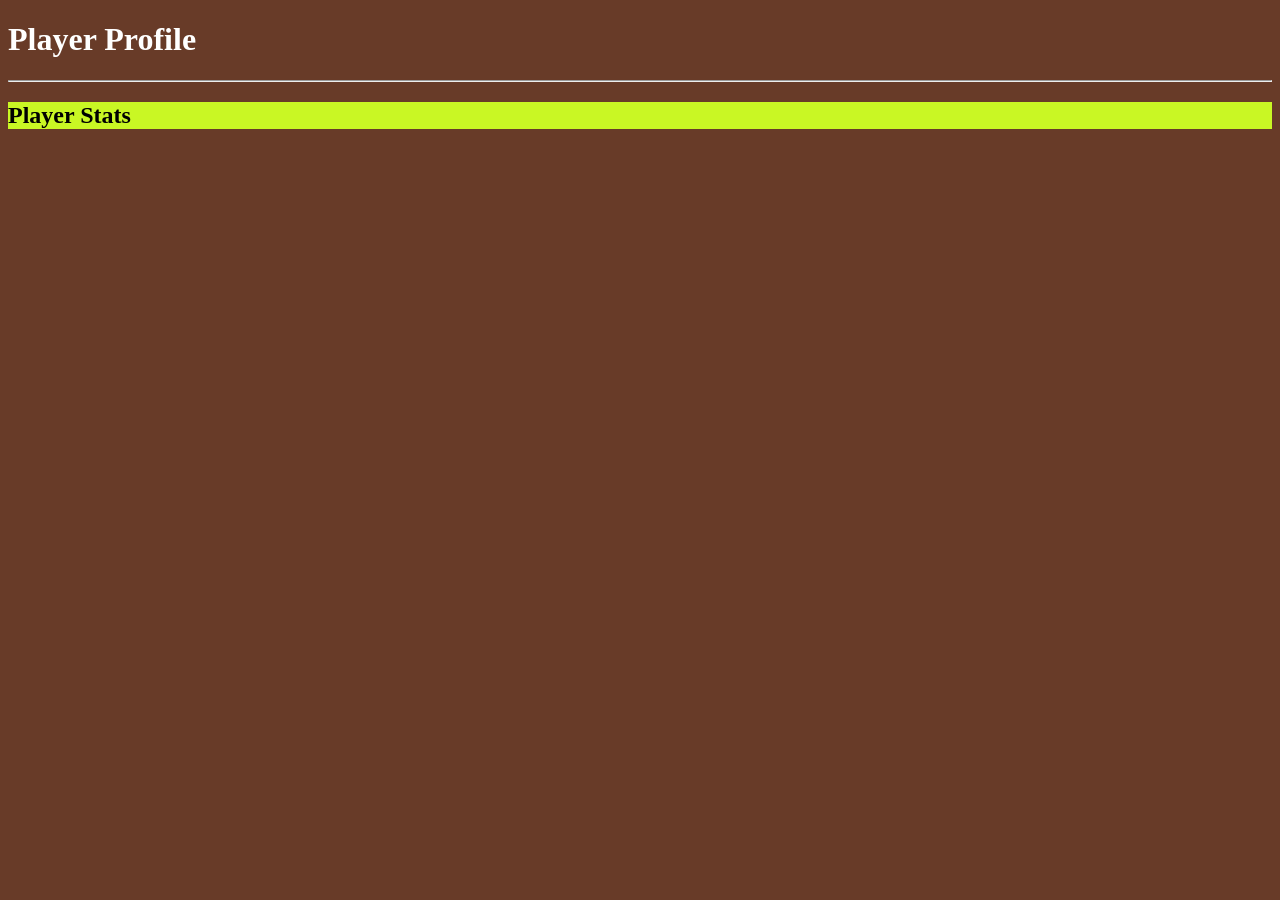
<file: Lesson0/index.html>
<!DOCTYPE html>
<html lang="en">

<head>
    <meta charset="UTF-8">
    <meta name="viewport" content="width=device-width, initial-scale=1.0">
    <title>Document</title>
    <link rel="stylesheet" href="style.css">
</head>

<body>
    <h1>Player Profile</h1>
    <hr>
    <div class="stats"><h2>Player Stats</h2></div>
</body>

</html>
</file>
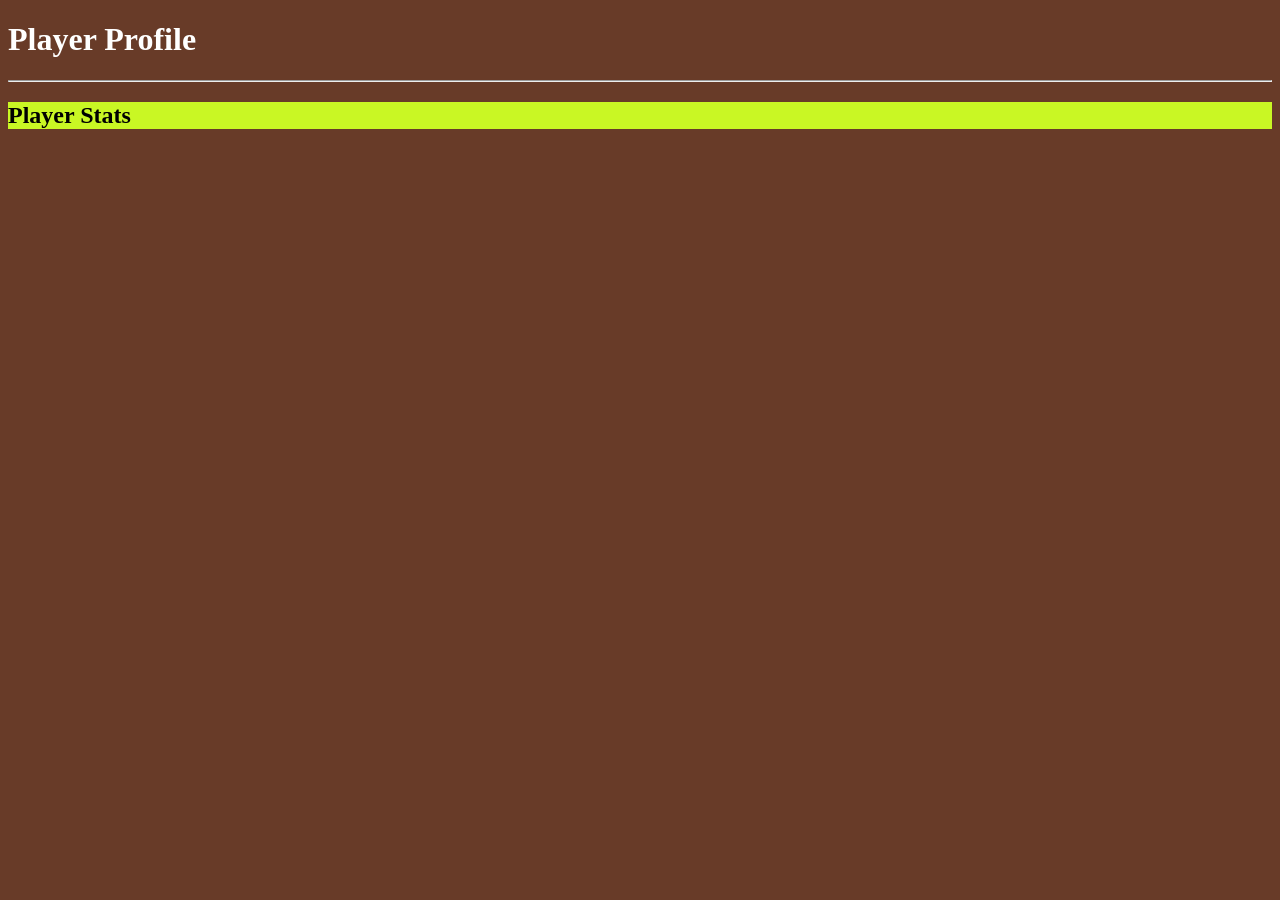
<file: Lesson1/index.html>
<!DOCTYPE html>
<html lang="en">

<head>
    <meta charset="UTF-8">
    <meta name="viewport" content="width=device-width, initial-scale=1.0">
    <title>Document</title>
    <link rel="stylesheet" href="css/style.css">
</head>

<body>
    <h1>Player Profile</h1>
    <hr>
    <div class="stats"><h2>Player Stats</h2></div>
</body>

</html>
</file>
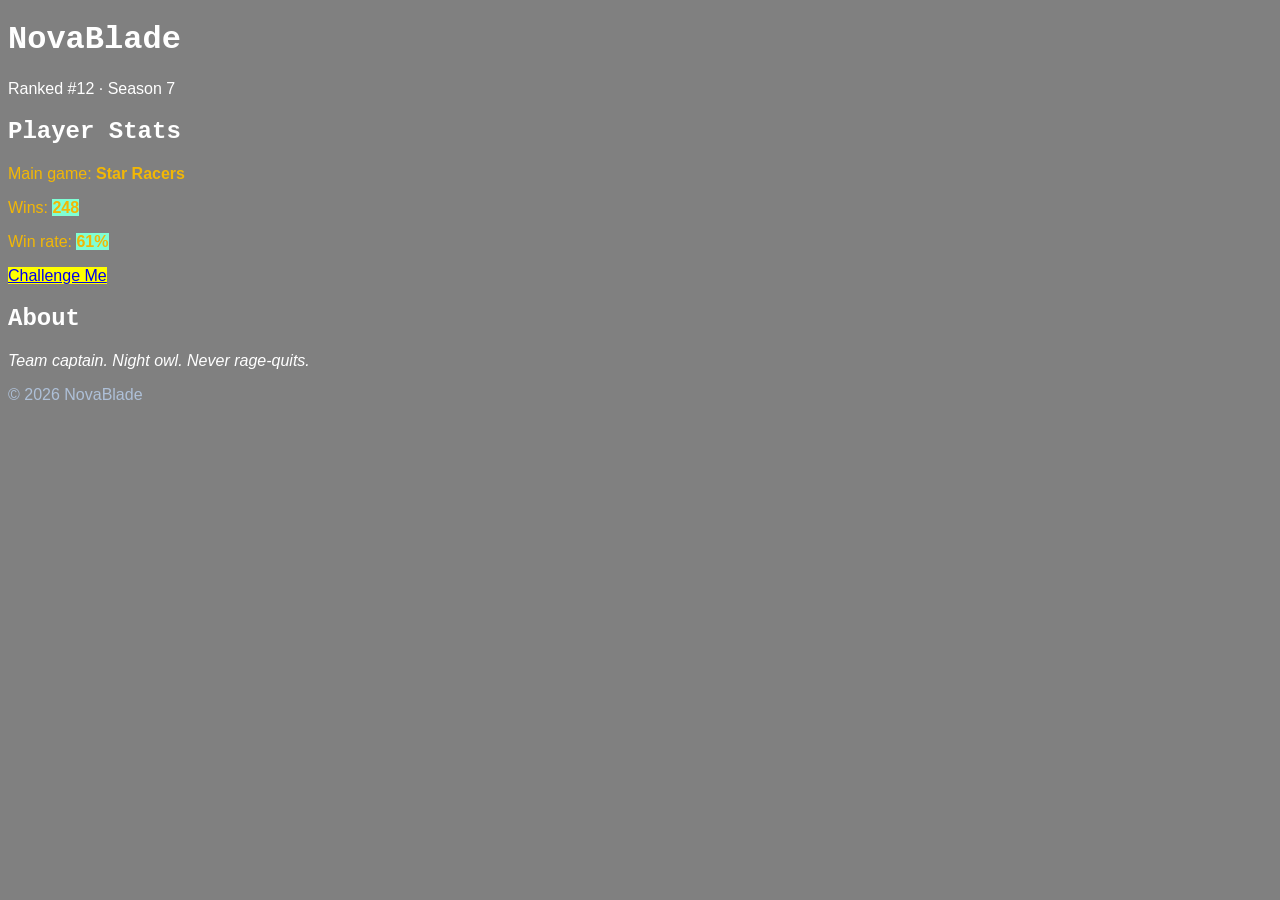
<file: Lesson2/index.html>
<!DOCTYPE html>
<html lang="en">
<head>
    <meta charset="UTF-8">
    <meta name="viewport" content="width=device-width, initial-scale=1.0">
    <title>Player Profile</title>

    <!-- This ONE line decides how the whole page looks.
         rel="stylesheet" = "this file is CSS"
         href="..."       = where the CSS file lives -->
    <link rel="stylesheet" href="style.css">
</head>
<body>

    <header>
        <h1>NovaBlade</h1>
        <p class="tagline">Ranked #12 &middot; Season 7</p>
    </header>

    <main>
        <section class="player-card">
            <h2>Player Stats</h2>
            <p>Main game: <span class="tag">Star Racers</span></p>
            <p>Wins: <span class="stat">248</span></p>
            <p>Win rate: <span class="stat">61%</span></p>
            <a class="btn" href="#">Challenge Me</a>
        </section>

        <section class="about">
            <h2>About</h2>
            <p>Team captain. Night owl. Never rage-quits.</p>
        </section>
    </main>

    <footer>
        <p>&copy; 2026 NovaBlade</p>
    </footer>

</body>
</html>
</file>
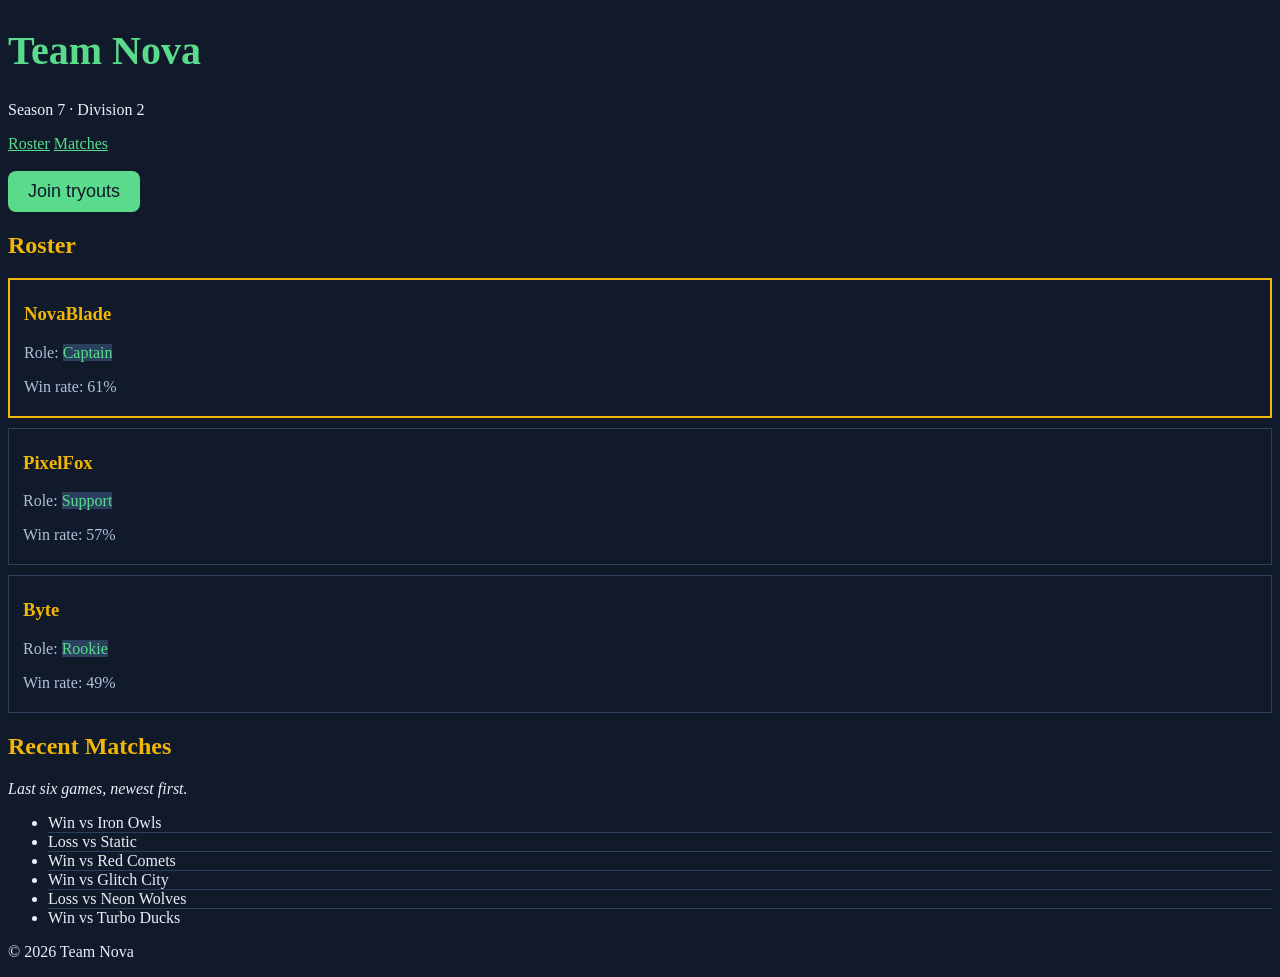
<file: Lesson2/squad-page/index.html>
<!DOCTYPE html>
<html lang="en">
<head>
    <meta charset="UTF-8">
    <meta name="viewport" content="width=device-width, initial-scale=1.0">
    <title>Team Nova</title>
    <link rel="stylesheet" href="style.css">
</head>
<body>

    <header>
        <h1>Team Nova</h1>
        <p class="tagline">Season 7 &middot; Division 2</p>
        <nav>
            <a href="#roster">Roster</a>
            <a href="#matches">Matches</a>
        </nav>
        <br>
        <button class="join">Join tryouts</button>
    </header>

    <main>
        <section id="roster">
            <h2>Roster</h2>

            <article class="player-card" id="captain">
                <h3>NovaBlade</h3>
                <p>Role: <span class="tag">Captain</span></p>
                <p>Win rate: <span class="stat">61%</span></p>
            </article>

            <article class="player-card">
                <h3>PixelFox</h3>
                <p>Role: <span class="tag">Support</span></p>
                <p>Win rate: <span class="stat">57%</span></p>
            </article>

            <article class="player-card">
                <h3>Byte</h3>
                <p>Role: <span class="tag">Rookie</span></p>
                <p>Win rate: <span class="stat">49%</span></p>
            </article>
        </section>

        <section id="matches">
            <h2>Recent Matches</h2>
            <p>Last six games, newest first.</p>
            <!-- NEW in 2C: six results instead of three -->
            <ul class="results">
                <li>Win vs Iron Owls</li>
                <li>Loss vs Static</li>
                <li>Win vs Red Comets</li>
                <li>Win vs Glitch City</li>
                <li>Loss vs Neon Wolves</li>
                <li>Win vs Turbo Ducks</li>
            </ul>
        </section>
    </main>

    <footer>
        <p>&copy; 2026 Team Nova</p>
    </footer>

</body>
</html>
</file>
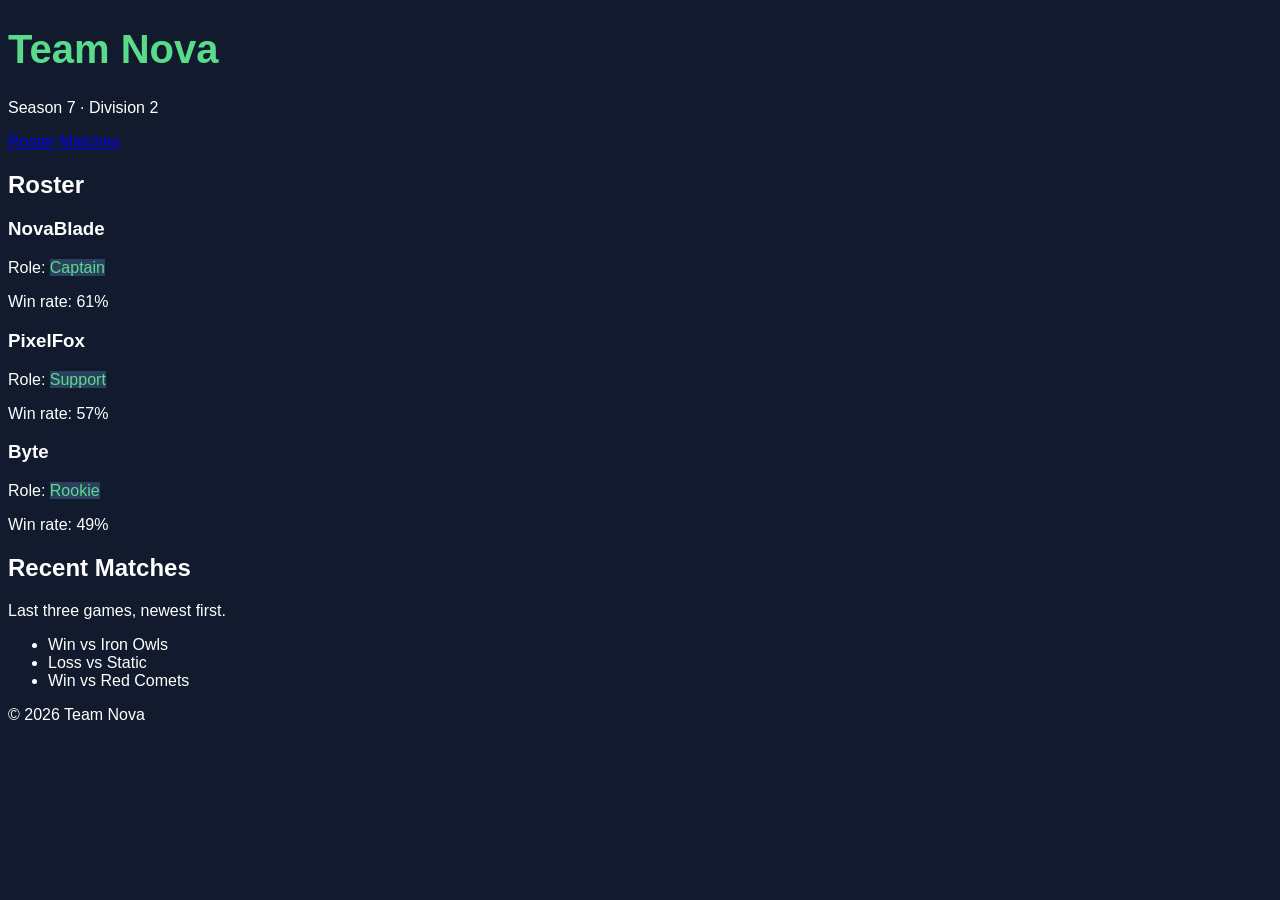
<file: Lesson2/Lesson 2b/squad-page/index.html>
<!DOCTYPE html>
<html lang="en">
<head>
    <meta charset="UTF-8">
    <meta name="viewport" content="width=device-width, initial-scale=1.0">
    <title>Team Nova</title>
    <link rel="stylesheet" href="style.css">
</head>
<body>

    <header>
        <h1>Team Nova</h1>
        <p class="tagline">Season 7 &middot; Division 2</p>
        <nav>
            <a href="#roster">Roster</a>
            <a href="#matches">Matches</a>
        </nav>
    </header>

    <main>
        <!-- id="roster": one-of-a-kind, so the nav link can jump here -->
        <section id="roster">
            <h2>Roster</h2>

            <!-- three cards share a CLASS... -->
            <article class="player-card" id="captain">  <!-- ...only one has this ID -->
                <h3>NovaBlade</h3>
                <p>Role: <span class="tag">Captain</span></p>
                <p>Win rate: <span class="stat">61%</span></p>
            </article>

            <article class="player-card">
                <h3>PixelFox</h3>
                <p>Role: <span class="tag">Support</span></p>
                <p>Win rate: <span class="stat">57%</span></p>
            </article>

            <article class="player-card">
                <h3>Byte</h3>
                <p>Role: <span class="tag">Rookie</span></p>
                <p>Win rate: <span class="stat">49%</span></p>
            </article>
        </section>

        <section id="matches">
            <h2>Recent Matches</h2>
            <p>Last three games, newest first.</p>
            <ul class="results">
                <li>Win vs Iron Owls</li>
                <li>Loss vs Static</li>
                <li>Win vs Red Comets</li>
            </ul>
        </section>
    </main>

    <footer>
        <p>&copy; 2026 Team Nova</p>
    </footer>

</body>
</html>
</file>
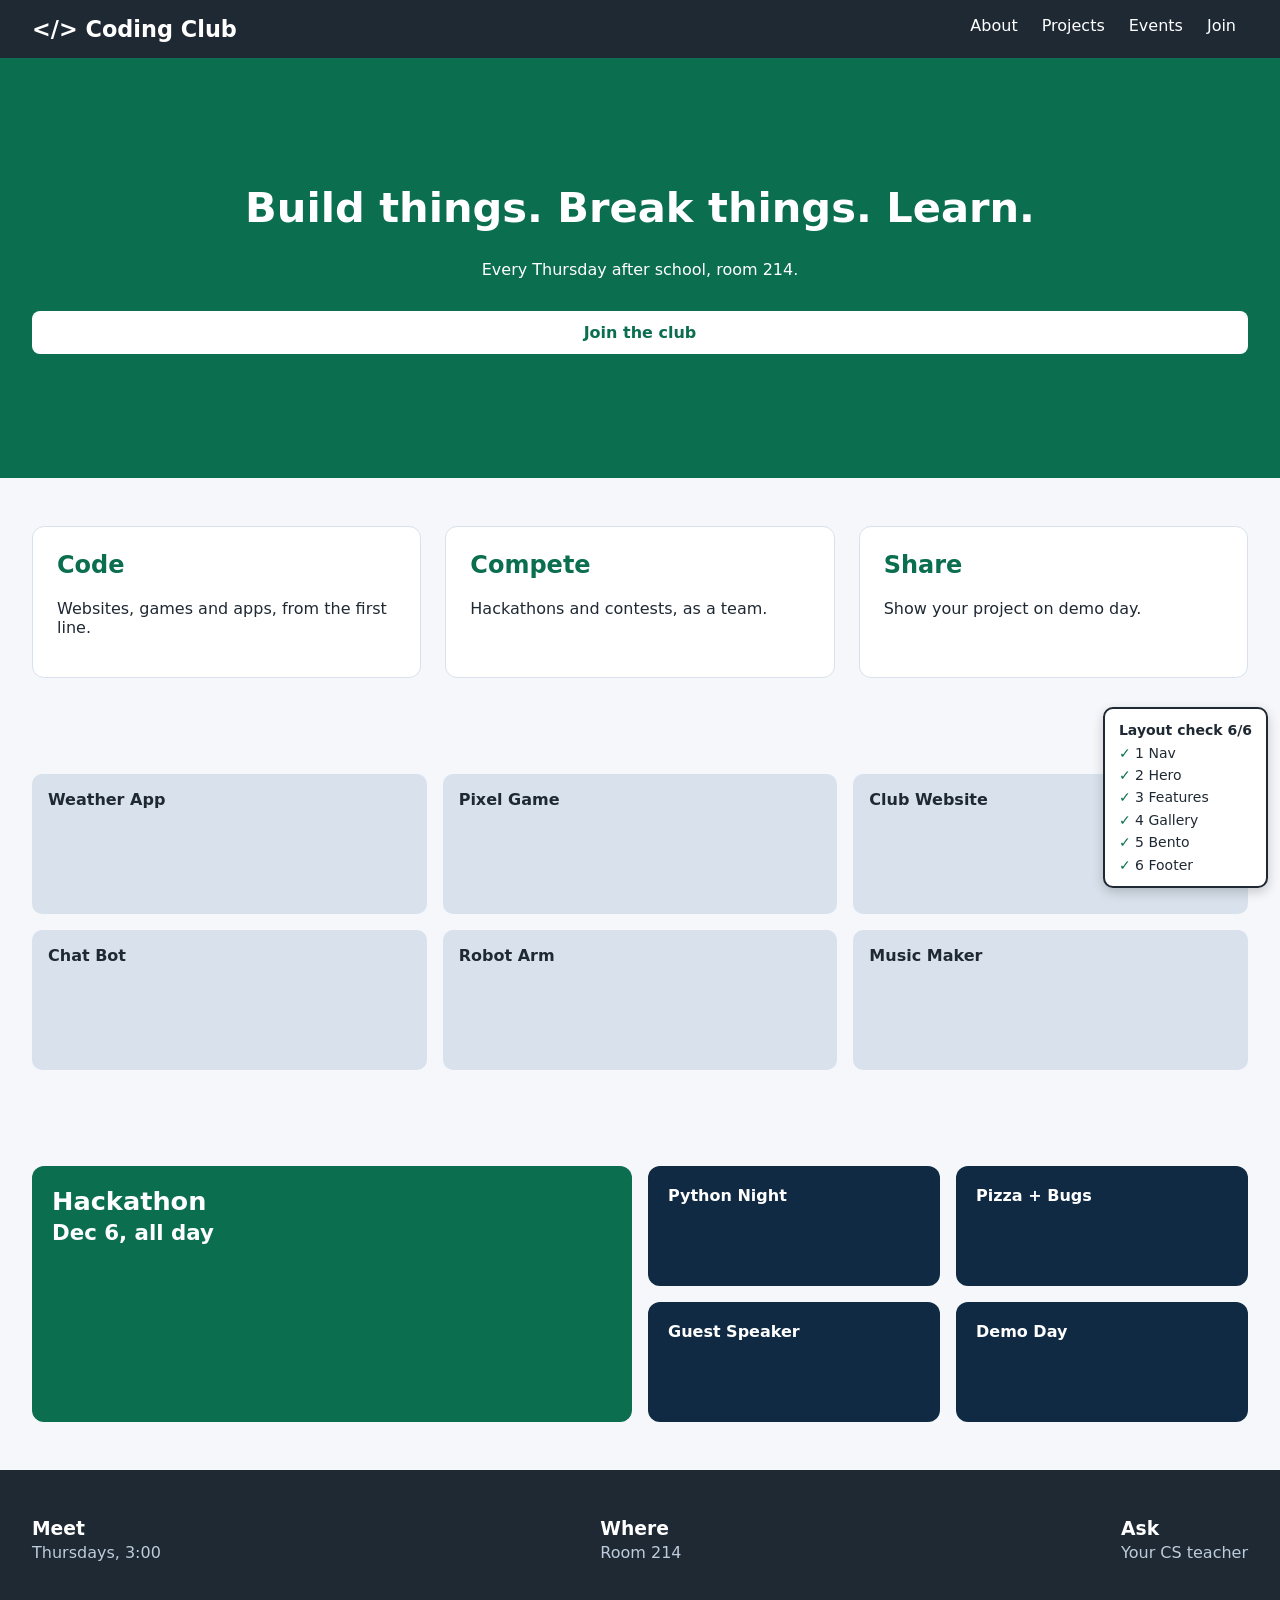
<file: Lesson10/coding-club.html>
<!DOCTYPE html>
<html lang="en">

<head>
  <meta charset="UTF-8">
  <meta name="viewport" content="width=device-width, initial-scale=1.0">
  <title>Coding Club</title>
  <link rel="stylesheet" href="style.css">
</head>

<body>
  <!-- Layout Rescue: do NOT change this file. All your work goes in style.css.
       Keep coding-club.html, style.css and check.js in the same folder. -->

  <!-- SECTION 1: nav -->
  <nav class="nav">
    <a class="logo" href="#">&lt;/&gt; Coding Club</a>
    <ul class="links">
      <li><a href="#about">About</a></li>
      <li><a href="#projects">Projects</a></li>
      <li><a href="#events">Events</a></li>
      <li><a href="#join">Join</a></li>
    </ul>
  </nav>

  <!-- SECTION 2: hero -->
  <header class="hero">
    <h1>Build things. Break things. Learn.</h1>
    <p>Every Thursday after school, room 214.</p>
    <a class="btn" href="#join">Join the club</a>
  </header>

  <!-- SECTION 3: features -->
  <section class="features" id="about">
    <article class="card">
      <h2>Code</h2>
      <p>Websites, games and apps, from the first line.</p>
    </article>
    <article class="card">
      <h2>Compete</h2>
      <p>Hackathons and contests, as a team.</p>
    </article>
    <article class="card">
      <h2>Share</h2>
      <p>Show your project on demo day.</p>
    </article>
  </section>

  <!-- SECTION 4: gallery -->
  <section class="gallery" id="projects">
    <div class="photo">Weather App</div>
    <div class="photo">Pixel Game</div>
    <div class="photo">Club Website</div>
    <div class="photo">Chat Bot</div>
    <div class="photo">Robot Arm</div>
    <div class="photo">Music Maker</div>
  </section>

  <!-- SECTION 5: bento -->
  <section class="bento" id="events">
    <div class="tile big">Hackathon<br><small>Dec 6, all day</small></div>
    <div class="tile">Python Night</div>
    <div class="tile">Pizza + Bugs</div>
    <div class="tile">Guest Speaker</div>
    <div class="tile">Demo Day</div>
  </section>

  <!-- SECTION 6: footer -->
  <footer class="footer" id="join">
    <div class="col">
      <h3>Meet</h3>
      <p>Thursdays, 3:00</p>
    </div>
    <div class="col">
      <h3>Where</h3>
      <p>Room 214</p>
    </div>
    <div class="col">
      <h3>Ask</h3>
      <p>Your CS teacher</p>
    </div>
  </footer>

  <script src="check.js"></script>
</body>

</html>
</file>
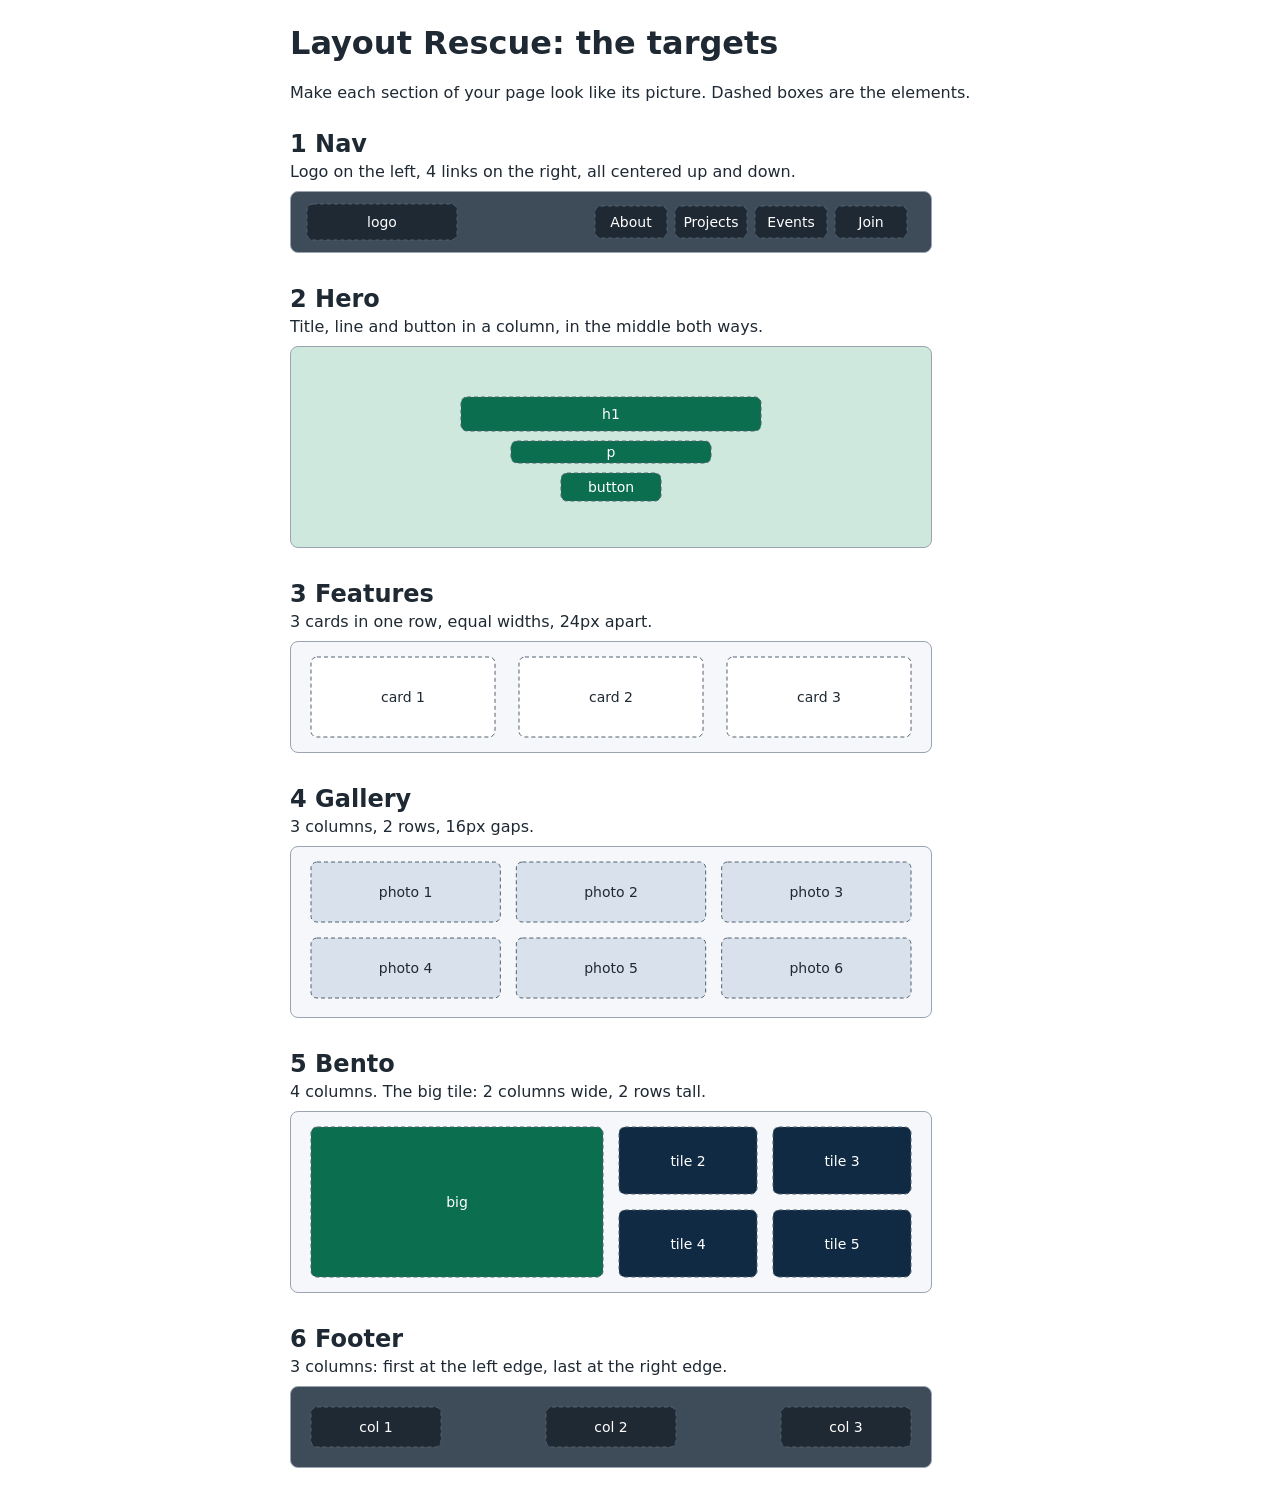
<file: Lesson10/targets.html>
<!DOCTYPE html>
<html lang="en">

<head>
    <meta charset="UTF-8">
    <meta name="viewport" content="width=device-width, initial-scale=1.0">
    <title>Layout Rescue - Targets</title>
    <style>
        body {
            font-family: system-ui, sans-serif;
            max-width: 700px;
            margin: 24px auto;
            padding: 0 16px;
            color: #1f2933
        }

        h2 {
            margin: 28px 0 4px
        }

        p {
            margin: 0 0 10px
        }
    </style>
</head>

<body>
    <h1>Layout Rescue: the targets</h1>
    <p>Make each section of your page look like its picture. Dashed boxes are the elements.</p>
    <h2>1 Nav</h2>
    <p>Logo on the left, 4 links on the right, all centered up and down.</p><svg viewBox="0 0 640 60" width="100%"
        role="img" style="max-width:640px;background:#3e4c59;border:1px solid #9aa5b1;border-radius:8px">
        <rect x="16" y="12" width="150" height="36" rx="6" fill="#1f2933" stroke="#52606d" stroke-dasharray="4 3" />
        <text x="91.0" y="35.0" text-anchor="middle" font-size="14" font-family="system-ui,sans-serif"
            fill="#fff">logo</text>
        <rect x="304" y="14" width="72" height="32" rx="6" fill="#1f2933" stroke="#52606d" stroke-dasharray="4 3" />
        <text x="340.0" y="35.0" text-anchor="middle" font-size="14" font-family="system-ui,sans-serif"
            fill="#fff">About</text>
        <rect x="384" y="14" width="72" height="32" rx="6" fill="#1f2933" stroke="#52606d" stroke-dasharray="4 3" />
        <text x="420.0" y="35.0" text-anchor="middle" font-size="14" font-family="system-ui,sans-serif"
            fill="#fff">Projects</text>
        <rect x="464" y="14" width="72" height="32" rx="6" fill="#1f2933" stroke="#52606d" stroke-dasharray="4 3" />
        <text x="500.0" y="35.0" text-anchor="middle" font-size="14" font-family="system-ui,sans-serif"
            fill="#fff">Events</text>
        <rect x="544" y="14" width="72" height="32" rx="6" fill="#1f2933" stroke="#52606d" stroke-dasharray="4 3" />
        <text x="580.0" y="35.0" text-anchor="middle" font-size="14" font-family="system-ui,sans-serif"
            fill="#fff">Join</text>
    </svg>
    <h2>2 Hero</h2>
    <p>Title, line and button in a column, in the middle both ways.</p><svg viewBox="0 0 640 200" width="100%"
        role="img" style="max-width:640px;background:#cfe8dd;border:1px solid #9aa5b1;border-radius:8px">
        <rect x="170" y="50" width="300" height="34" rx="6" fill="#0b6e4f" stroke="#52606d" stroke-dasharray="4 3" />
        <text x="320.0" y="72.0" text-anchor="middle" font-size="14" font-family="system-ui,sans-serif"
            fill="#fff">h1</text>
        <rect x="220" y="94" width="200" height="22" rx="6" fill="#0b6e4f" stroke="#52606d" stroke-dasharray="4 3" />
        <text x="320.0" y="110.0" text-anchor="middle" font-size="14" font-family="system-ui,sans-serif"
            fill="#fff">p</text>
        <rect x="270" y="126" width="100" height="28" rx="6" fill="#0b6e4f" stroke="#52606d" stroke-dasharray="4 3" />
        <text x="320.0" y="145.0" text-anchor="middle" font-size="14" font-family="system-ui,sans-serif"
            fill="#fff">button</text>
    </svg>
    <h2>3 Features</h2>
    <p>3 cards in one row, equal widths, 24px apart.</p><svg viewBox="0 0 640 110" width="100%" role="img"
        style="max-width:640px;background:#f5f7fa;border:1px solid #9aa5b1;border-radius:8px">
        <rect x="20.0" y="15" width="184.0" height="80" rx="6" fill="#fff" stroke="#52606d" stroke-dasharray="4 3" />
        <text x="112.0" y="60.0" text-anchor="middle" font-size="14" font-family="system-ui,sans-serif"
            fill="#1f2933">card 1</text>
        <rect x="228.0" y="15" width="184.0" height="80" rx="6" fill="#fff" stroke="#52606d" stroke-dasharray="4 3" />
        <text x="320.0" y="60.0" text-anchor="middle" font-size="14" font-family="system-ui,sans-serif"
            fill="#1f2933">card 2</text>
        <rect x="436.0" y="15" width="184.0" height="80" rx="6" fill="#fff" stroke="#52606d" stroke-dasharray="4 3" />
        <text x="528.0" y="60.0" text-anchor="middle" font-size="14" font-family="system-ui,sans-serif"
            fill="#1f2933">card 3</text>
    </svg>
    <h2>4 Gallery</h2>
    <p>3 columns, 2 rows, 16px gaps.</p><svg viewBox="0 0 640 170" width="100%" role="img"
        style="max-width:640px;background:#f5f7fa;border:1px solid #9aa5b1;border-radius:8px">
        <rect x="20.0" y="15" width="189.33333333333334" height="60" rx="6" fill="#d9e2ec" stroke="#52606d"
            stroke-dasharray="4 3" /><text x="114.66666666666667" y="50.0" text-anchor="middle" font-size="14"
            font-family="system-ui,sans-serif" fill="#1f2933">photo 1</text>
        <rect x="225.33333333333334" y="15" width="189.33333333333334" height="60" rx="6" fill="#d9e2ec"
            stroke="#52606d" stroke-dasharray="4 3" /><text x="320.0" y="50.0" text-anchor="middle" font-size="14"
            font-family="system-ui,sans-serif" fill="#1f2933">photo 2</text>
        <rect x="430.6666666666667" y="15" width="189.33333333333334" height="60" rx="6" fill="#d9e2ec" stroke="#52606d"
            stroke-dasharray="4 3" /><text x="525.3333333333334" y="50.0" text-anchor="middle" font-size="14"
            font-family="system-ui,sans-serif" fill="#1f2933">photo 3</text>
        <rect x="20.0" y="91" width="189.33333333333334" height="60" rx="6" fill="#d9e2ec" stroke="#52606d"
            stroke-dasharray="4 3" /><text x="114.66666666666667" y="126.0" text-anchor="middle" font-size="14"
            font-family="system-ui,sans-serif" fill="#1f2933">photo 4</text>
        <rect x="225.33333333333334" y="91" width="189.33333333333334" height="60" rx="6" fill="#d9e2ec"
            stroke="#52606d" stroke-dasharray="4 3" /><text x="320.0" y="126.0" text-anchor="middle" font-size="14"
            font-family="system-ui,sans-serif" fill="#1f2933">photo 5</text>
        <rect x="430.6666666666667" y="91" width="189.33333333333334" height="60" rx="6" fill="#d9e2ec" stroke="#52606d"
            stroke-dasharray="4 3" /><text x="525.3333333333334" y="126.0" text-anchor="middle" font-size="14"
            font-family="system-ui,sans-serif" fill="#1f2933">photo 6</text>
    </svg>
    <h2>5 Bento</h2>
    <p>4 columns. The big tile: 2 columns wide, 2 rows tall.</p><svg viewBox="0 0 640 180" width="100%" role="img"
        style="max-width:640px;background:#f5f7fa;border:1px solid #9aa5b1;border-radius:8px">
        <rect x="20" y="15" width="292.0" height="150" rx="6" fill="#0b6e4f" stroke="#52606d" stroke-dasharray="4 3" />
        <text x="166.0" y="95.0" text-anchor="middle" font-size="14" font-family="system-ui,sans-serif"
            fill="#fff">big</text>
        <rect x="328.0" y="15" width="138.0" height="67" rx="6" fill="#102a43" stroke="#52606d"
            stroke-dasharray="4 3" /><text x="397.0" y="53.5" text-anchor="middle" font-size="14"
            font-family="system-ui,sans-serif" fill="#fff">tile 2</text>
        <rect x="482.0" y="15" width="138.0" height="67" rx="6" fill="#102a43" stroke="#52606d"
            stroke-dasharray="4 3" /><text x="551.0" y="53.5" text-anchor="middle" font-size="14"
            font-family="system-ui,sans-serif" fill="#fff">tile 3</text>
        <rect x="328.0" y="98" width="138.0" height="67" rx="6" fill="#102a43" stroke="#52606d"
            stroke-dasharray="4 3" /><text x="397.0" y="136.5" text-anchor="middle" font-size="14"
            font-family="system-ui,sans-serif" fill="#fff">tile 4</text>
        <rect x="482.0" y="98" width="138.0" height="67" rx="6" fill="#102a43" stroke="#52606d"
            stroke-dasharray="4 3" /><text x="551.0" y="136.5" text-anchor="middle" font-size="14"
            font-family="system-ui,sans-serif" fill="#fff">tile 5</text>
    </svg>
    <h2>6 Footer</h2>
    <p>3 columns: first at the left edge, last at the right edge.</p><svg viewBox="0 0 640 80" width="100%" role="img"
        style="max-width:640px;background:#3e4c59;border:1px solid #9aa5b1;border-radius:8px">
        <rect x="20" y="20" width="130" height="40" rx="6" fill="#1f2933" stroke="#52606d" stroke-dasharray="4 3" />
        <text x="85.0" y="45.0" text-anchor="middle" font-size="14" font-family="system-ui,sans-serif" fill="#fff">col
            1</text>
        <rect x="255" y="20" width="130" height="40" rx="6" fill="#1f2933" stroke="#52606d" stroke-dasharray="4 3" />
        <text x="320.0" y="45.0" text-anchor="middle" font-size="14" font-family="system-ui,sans-serif" fill="#fff">col
            2</text>
        <rect x="490" y="20" width="130" height="40" rx="6" fill="#1f2933" stroke="#52606d" stroke-dasharray="4 3" />
        <text x="555.0" y="45.0" text-anchor="middle" font-size="14" font-family="system-ui,sans-serif" fill="#fff">col
            3</text>
    </svg>
</body>

</html>
</file>
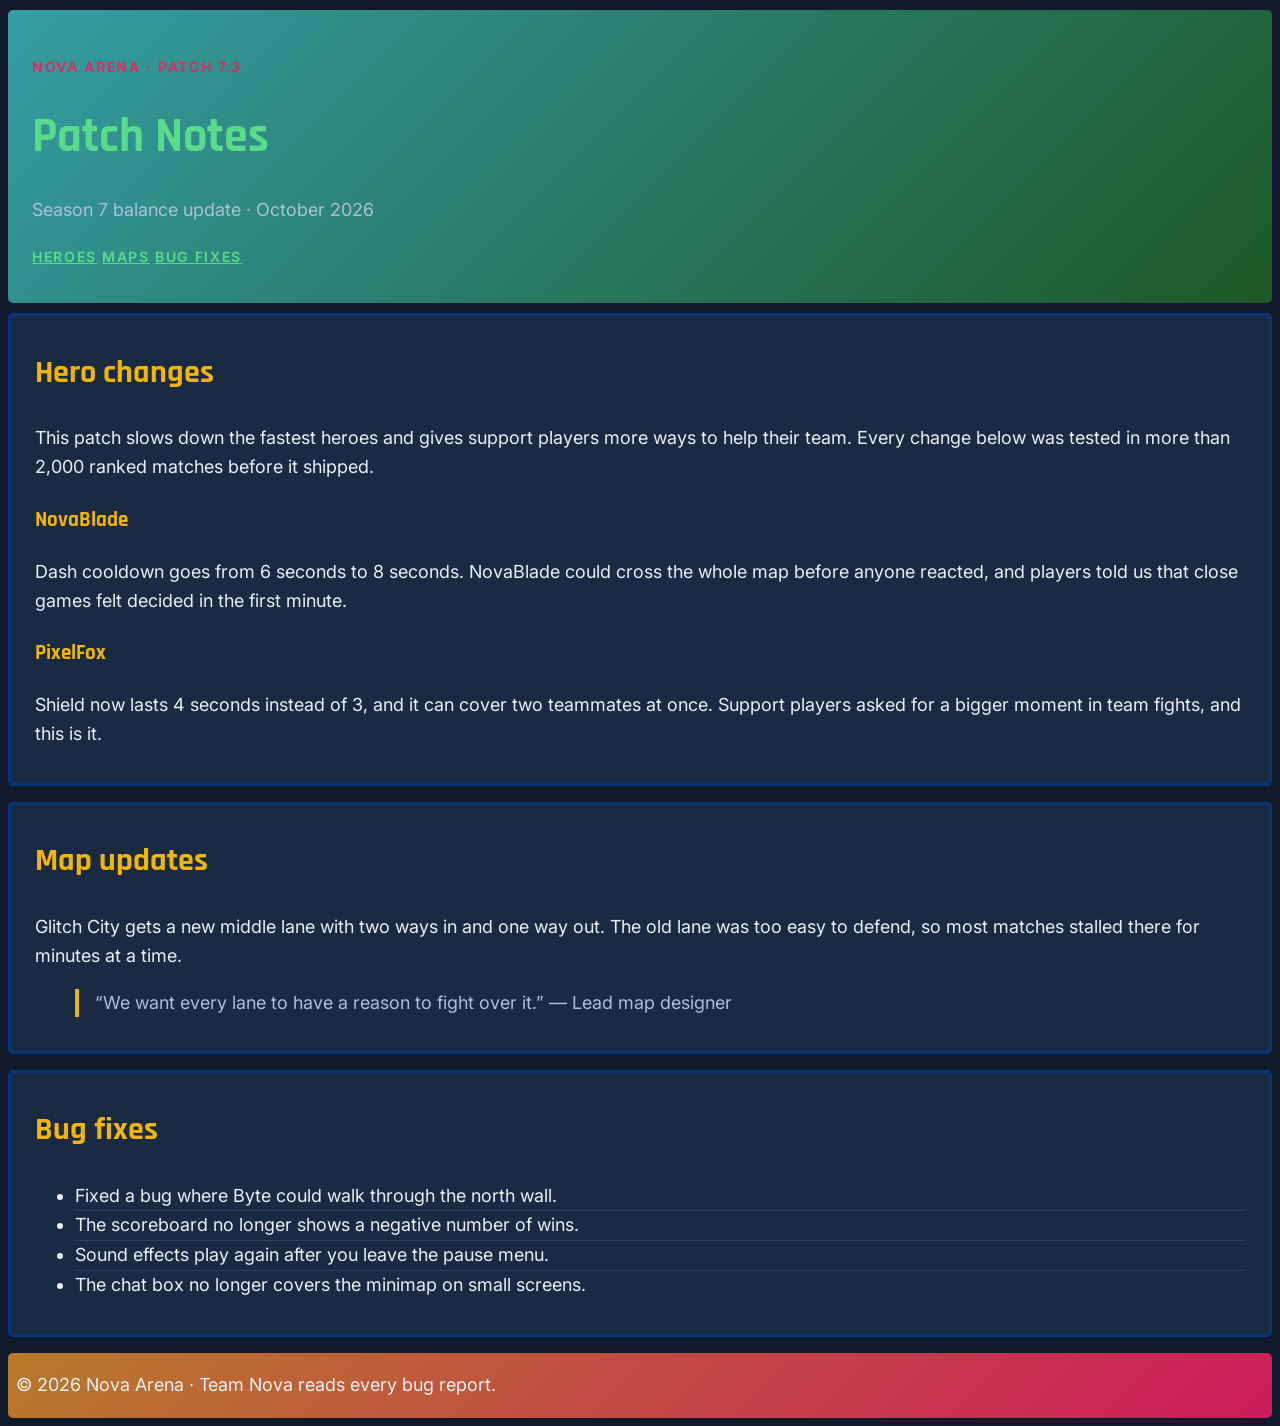
<file: Lesson4/starter.html>
<!DOCTYPE html>
<html lang="en">
<head>
    <meta charset="UTF-8">
    <meta name="viewport" content="width=device-width, initial-scale=1.0">
    <title>Patch 7.3 Notes · Nova Arena</title>
    <!-- Lesson 3 · the two Google Fonts -->
    <link rel="preconnect" href="https://fonts.googleapis.com">
    <link rel="preconnect" href="https://fonts.gstatic.com" crossorigin>
    <link href="https://fonts.googleapis.com/css2?family=Inter:wght@400;600&family=Rajdhani:wght@500;700&display=swap" rel="stylesheet">
    <link rel="stylesheet" href="style.css">
</head>
<body>
    <!-- Lesson 4 · this header gets the background image (arena.png, in the same folder as style.css) -->
    <header>
        <p class="eyebrow">Nova Arena · Patch 7.3</p>
        <h1>Patch Notes</h1>
        <p class="tagline">Season 7 balance update · October 2026</p>
        <nav>
            <a href="#heroes">Heroes</a>
            <a href="#maps">Maps</a>
            <a href="#fixes">Bug fixes</a>
        </nav>
    </header>

    <main>
        <section id="heroes">
            <h2>Hero changes</h2>
            <p>This patch slows down the fastest heroes and gives support players more ways to help their team. Every change below was tested in more than 2,000 ranked matches before it shipped.</p>

            <h3>NovaBlade</h3>
            <p>Dash cooldown goes from 6 seconds to 8 seconds. NovaBlade could cross the whole map before anyone reacted, and players told us that close games felt decided in the first minute.</p>

            <h3>PixelFox</h3>
            <p>Shield now lasts 4 seconds instead of 3, and it can cover two teammates at once. Support players asked for a bigger moment in team fights, and this is it.</p>
        </section>

        <section id="maps">
            <h2>Map updates</h2>
            <p>Glitch City gets a new middle lane with two ways in and one way out. The old lane was too easy to defend, so most matches stalled there for minutes at a time.</p>
            <blockquote>“We want every lane to have a reason to fight over it.” — Lead map designer</blockquote>
        </section>

        <section id="fixes">
            <h2>Bug fixes</h2>
            <ul>
                <li>Fixed a bug where Byte could walk through the north wall.</li>
                <li>The scoreboard no longer shows a negative number of wins.</li>
                <li>Sound effects play again after you leave the pause menu.</li>
                <li>The chat box no longer covers the minimap on small screens.</li>
            </ul>
        </section>
    </main>

    <footer>
        <p>© 2026 Nova Arena · Team Nova reads every bug report.</p>
    </footer>
</body>
</html>
</file>
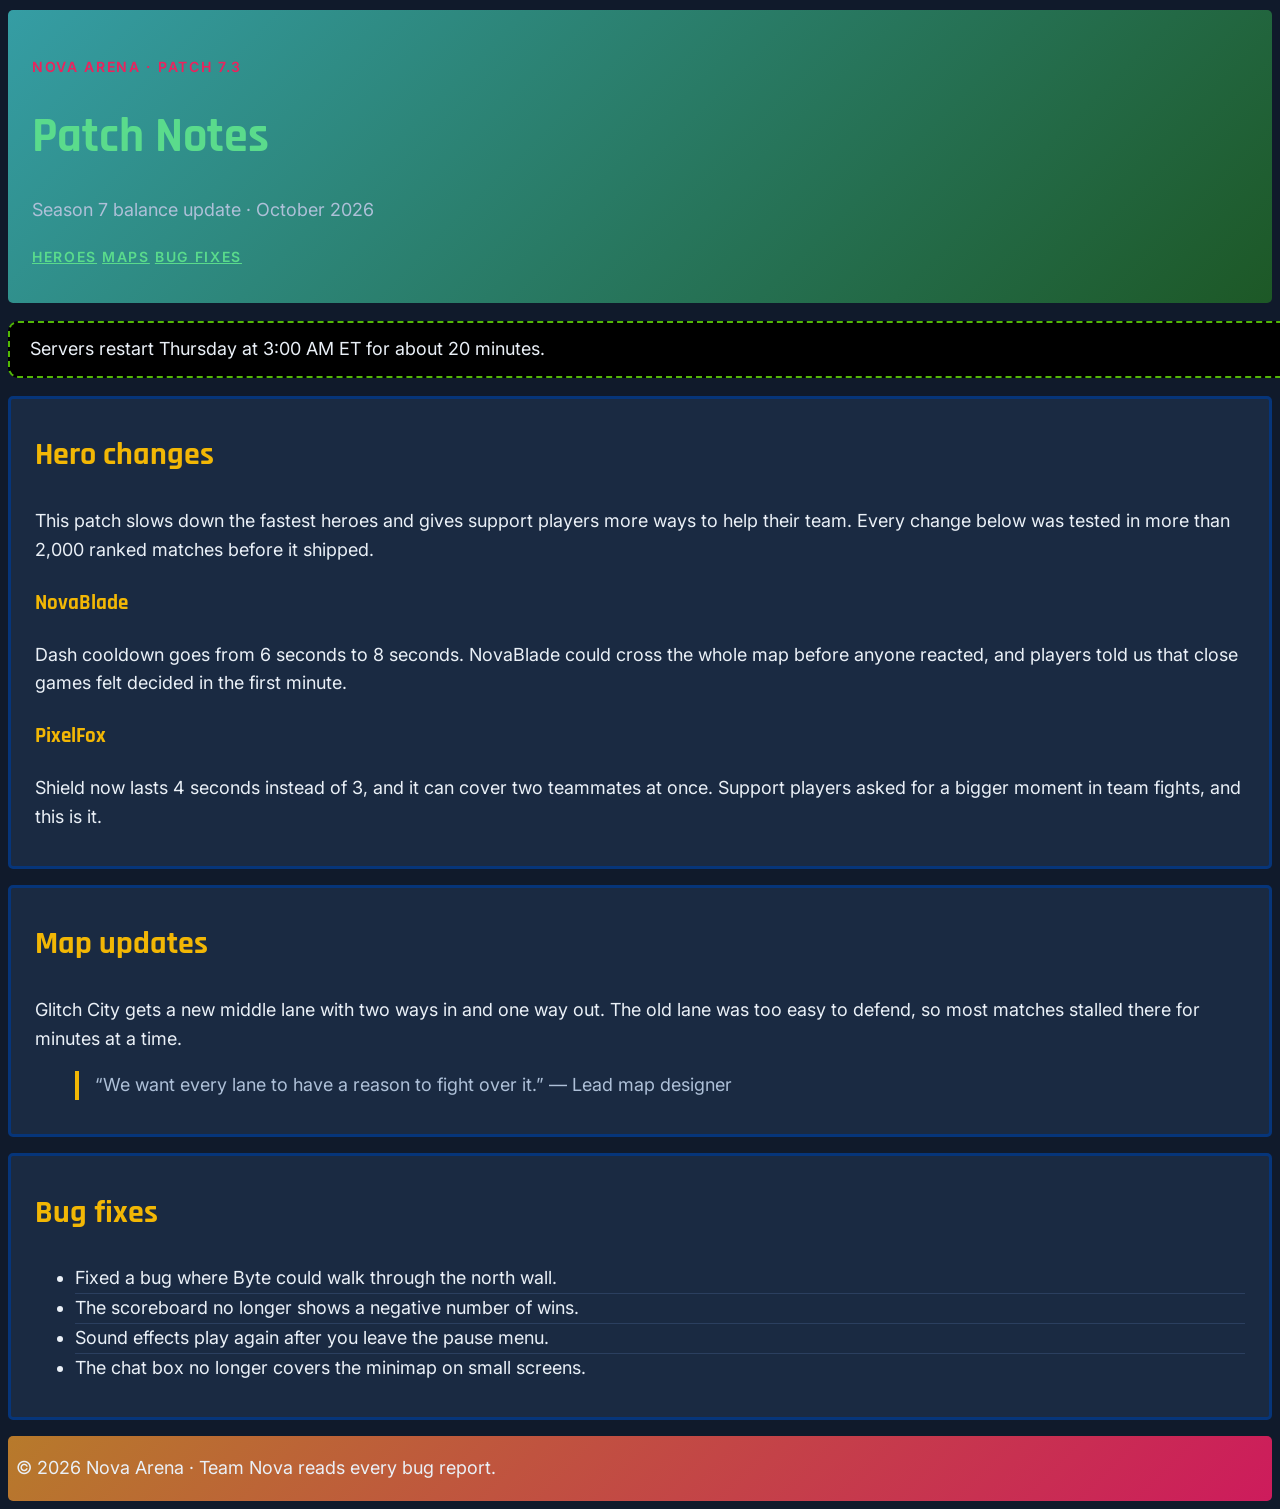
<file: Lesson5/starter.html>
<!DOCTYPE html>
<html lang="en">
<head>
    <meta charset="UTF-8">
    <meta name="viewport" content="width=device-width, initial-scale=1.0">
    <title>Patch 7.3 Notes · Nova Arena</title>
    <!-- Lesson 3 · the two Google Fonts -->
    <link rel="preconnect" href="https://fonts.googleapis.com">
    <link rel="preconnect" href="https://fonts.gstatic.com" crossorigin>
    <link href="https://fonts.googleapis.com/css2?family=Inter:wght@400;600&family=Rajdhani:wght@500;700&display=swap" rel="stylesheet">
    <link rel="stylesheet" href="style.css">
</head>
<body>
    <!-- Lesson 4 · header background: arena.png, in the same folder as style.css -->
    <header>
        <p class="eyebrow">Nova Arena · Patch 7.3</p>
        <h1>Patch Notes</h1>
        <p class="tagline">Season 7 balance update · October 2026</p>
        <nav>
            <a href="#heroes">Heroes</a>
            <a href="#maps">Maps</a>
            <a href="#fixes">Bug fixes</a>
        </nav>
    </header>

    <main>
        <!-- Lesson 5 · the notice bar -->
        <p class="notice">Servers restart Thursday at 3:00 AM ET for about 20 minutes.</p>

        <section id="heroes">
            <h2>Hero changes</h2>
            <p>This patch slows down the fastest heroes and gives support players more ways to help their team. Every change below was tested in more than 2,000 ranked matches before it shipped.</p>

            <h3>NovaBlade</h3>
            <p>Dash cooldown goes from 6 seconds to 8 seconds. NovaBlade could cross the whole map before anyone reacted, and players told us that close games felt decided in the first minute.</p>

            <h3>PixelFox</h3>
            <p>Shield now lasts 4 seconds instead of 3, and it can cover two teammates at once. Support players asked for a bigger moment in team fights, and this is it.</p>
        </section>

        <section id="maps">
            <h2>Map updates</h2>
            <p>Glitch City gets a new middle lane with two ways in and one way out. The old lane was too easy to defend, so most matches stalled there for minutes at a time.</p>
            <blockquote>“We want every lane to have a reason to fight over it.” — Lead map designer</blockquote>
        </section>

        <section id="fixes">
            <h2>Bug fixes</h2>
            <ul>
                <li>Fixed a bug where Byte could walk through the north wall.</li>
                <li>The scoreboard no longer shows a negative number of wins.</li>
                <li>Sound effects play again after you leave the pause menu.</li>
                <li>The chat box no longer covers the minimap on small screens.</li>
            </ul>
        </section>
    </main>

    <footer>
        <p>© 2026 Nova Arena · Team Nova reads every bug report.</p>
    </footer>
</body>
</html>
</file>
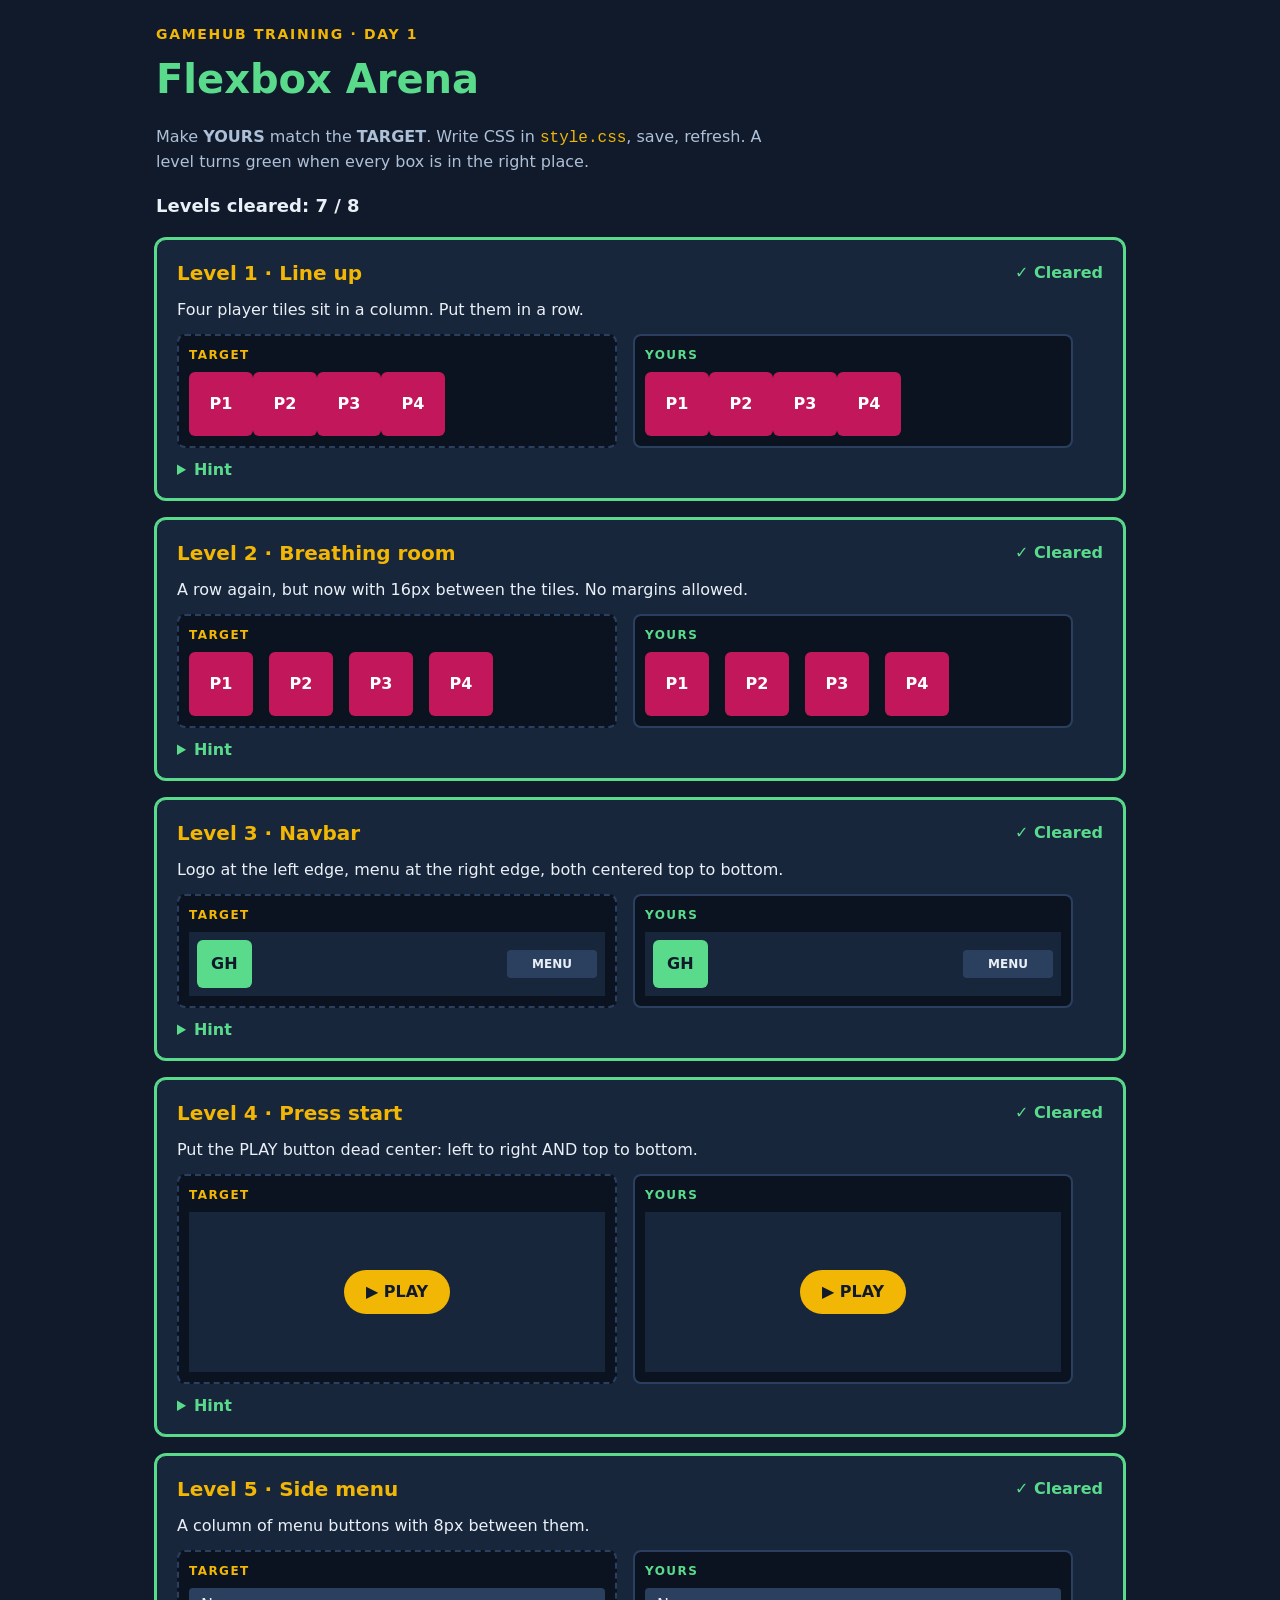
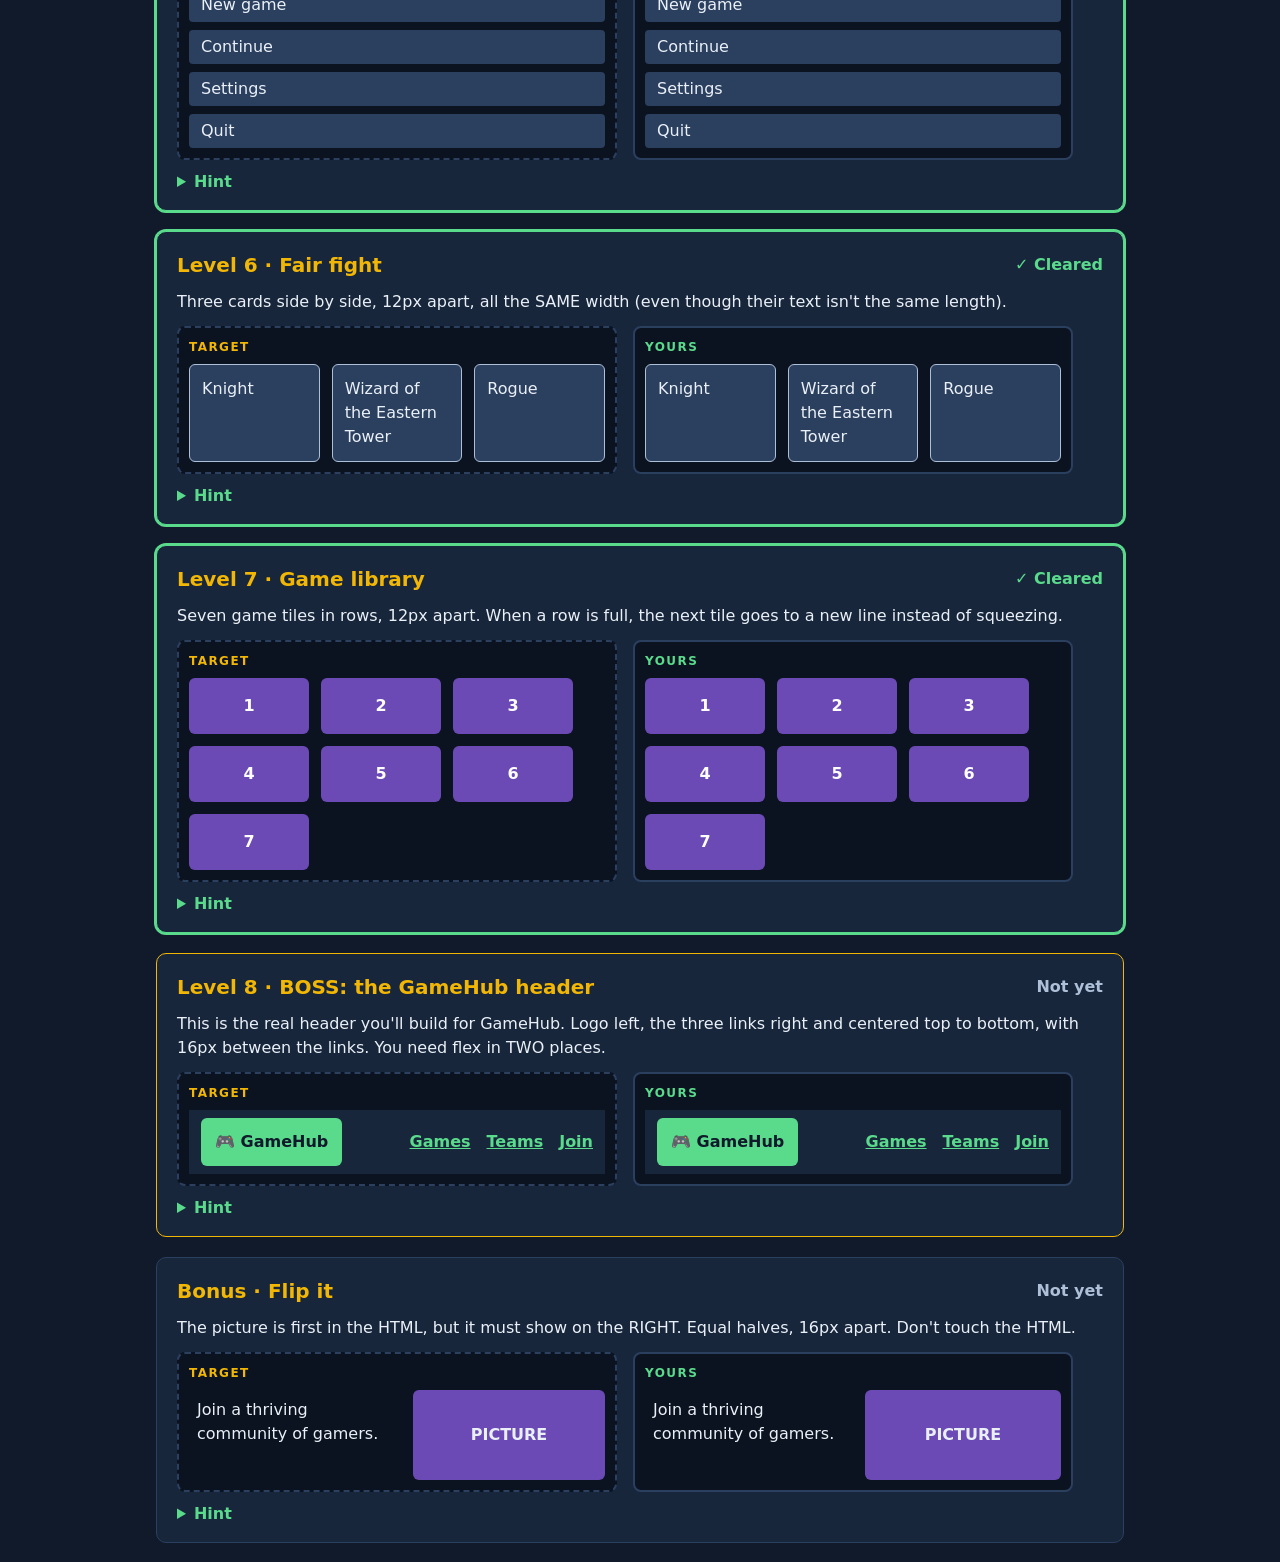
<file: Lesson8/arena.html>
<!DOCTYPE html>
<html lang="en">

<head>
    <meta charset="UTF-8">
    <meta name="viewport" content="width=device-width, initial-scale=1.0">
    <title>Flexbox Arena · GameHub Training</title>
    <!-- arena.css draws the arena and the TARGET courts. Don't edit it. -->
    <link rel="stylesheet" href="arena.css">
    <!-- style.css is YOUR file. All your work goes there. -->
    <link rel="stylesheet" href="style.css">
</head>

<body>
    <header class="arena-top">
        <p class="kicker">GameHub training · Day 1</p>
        <h1>Flexbox Arena</h1>
        <p class="lead">Make <b>YOURS</b> match the <b>TARGET</b>. Write CSS in <code>style.css</code>, save, refresh. A
            level turns green when every box is in the right place.</p>
        <p class="score" aria-live="polite">Levels cleared: <span id="cleared">0</span> / 8 <span id="bonus"></span></p>
    </header>

    <main>
        <!-- LEVEL 1 -->
        <section class="level" aria-labelledby="h1-l1">
            <div class="level-head">
                <h2 id="h1-l1">Level 1 · Line up</h2>
                <p class="status">Not yet</p>
            </div>
            <p class="goal">Four player tiles sit in a column. Put them in a row.</p>
            <div class="courts">
                <div class="court target">
                    <div class="t1">
                        <div class="tile" data-k>P1</div>
                        <div class="tile" data-k>P2</div>
                        <div class="tile" data-k>P3</div>
                        <div class="tile" data-k>P4</div>
                    </div>
                </div>
                <div class="court yours">
                    <div class="l1">
                        <div class="tile" data-k>P1</div>
                        <div class="tile" data-k>P2</div>
                        <div class="tile" data-k>P3</div>
                        <div class="tile" data-k>P4</div>
                    </div>
                </div>
            </div>
            <details>
                <summary>Hint</summary>One property, on the parent <code>.l1</code>.
            </details>
        </section>

        <!-- LEVEL 2 -->
        <section class="level" aria-labelledby="h1-l2">
            <div class="level-head">
                <h2 id="h1-l2">Level 2 · Breathing room</h2>
                <p class="status">Not yet</p>
            </div>
            <p class="goal">A row again, but now with 16px between the tiles. No margins allowed.</p>
            <div class="courts">
                <div class="court target">
                    <div class="t2">
                        <div class="tile" data-k>P1</div>
                        <div class="tile" data-k>P2</div>
                        <div class="tile" data-k>P3</div>
                        <div class="tile" data-k>P4</div>
                    </div>
                </div>
                <div class="court yours">
                    <div class="l2">
                        <div class="tile" data-k>P1</div>
                        <div class="tile" data-k>P2</div>
                        <div class="tile" data-k>P3</div>
                        <div class="tile" data-k>P4</div>
                    </div>
                </div>
            </div>
            <details>
                <summary>Hint</summary>Two properties on <code>.l2</code>. Space between items only, never at the ends.
            </details>
        </section>

        <!-- LEVEL 3 -->
        <section class="level" aria-labelledby="h1-l3">
            <div class="level-head">
                <h2 id="h1-l3">Level 3 · Navbar</h2>
                <p class="status">Not yet</p>
            </div>
            <p class="goal">Logo at the left edge, menu at the right edge, both centered top to bottom.</p>
            <div class="courts">
                <div class="court target">
                    <div class="t3">
                        <div class="logo" data-k>GH</div>
                        <div class="menu" data-k>MENU</div>
                    </div>
                </div>
                <div class="court yours">
                    <div class="l3">
                        <div class="logo" data-k>GH</div>
                        <div class="menu" data-k>MENU</div>
                    </div>
                </div>
            </div>
            <details>
                <summary>Hint</summary>Three properties on <code>.l3</code>. One works along the row, one across it.
            </details>
        </section>

        <!-- LEVEL 4 -->
        <section class="level" aria-labelledby="h1-l4">
            <div class="level-head">
                <h2 id="h1-l4">Level 4 · Press start</h2>
                <p class="status">Not yet</p>
            </div>
            <p class="goal">Put the PLAY button dead center: left to right AND top to bottom.</p>
            <div class="courts">
                <div class="court target">
                    <div class="t4">
                        <div class="play" data-k>▶ PLAY</div>
                    </div>
                </div>
                <div class="court yours">
                    <div class="l4">
                        <div class="play" data-k>▶ PLAY</div>
                    </div>
                </div>
            </div>
            <details>
                <summary>Hint</summary>The same two "line up" properties as Level 3, both set to the same value.
            </details>
        </section>

        <!-- LEVEL 5 -->
        <section class="level" aria-labelledby="h1-l5">
            <div class="level-head">
                <h2 id="h1-l5">Level 5 · Side menu</h2>
                <p class="status">Not yet</p>
            </div>
            <p class="goal">A column of menu buttons with 8px between them.</p>
            <div class="courts">
                <div class="court target">
                    <div class="t5">
                        <div class="item" data-k>New game</div>
                        <div class="item" data-k>Continue</div>
                        <div class="item" data-k>Settings</div>
                        <div class="item" data-k>Quit</div>
                    </div>
                </div>
                <div class="court yours">
                    <div class="l5">
                        <div class="item" data-k>New game</div>
                        <div class="item" data-k>Continue</div>
                        <div class="item" data-k>Settings</div>
                        <div class="item" data-k>Quit</div>
                    </div>
                </div>
            </div>
            <details>
                <summary>Hint</summary>Flex rows by default. One property turns the row into a column; <code>gap</code>
                works in columns too.
            </details>
        </section>

        <!-- LEVEL 6 -->
        <section class="level" aria-labelledby="h1-l6">
            <div class="level-head">
                <h2 id="h1-l6">Level 6 · Fair fight</h2>
                <p class="status">Not yet</p>
            </div>
            <p class="goal">Three cards side by side, 12px apart, all the SAME width (even though their text isn't the
                same length).</p>
            <div class="courts">
                <div class="court target">
                    <div class="t6">
                        <div class="card" data-k>Knight</div>
                        <div class="card" data-k>Wizard of the Eastern Tower</div>
                        <div class="card" data-k>Rogue</div>
                    </div>
                </div>
                <div class="court yours">
                    <div class="l6">
                        <div class="card" data-k>Knight</div>
                        <div class="card" data-k>Wizard of the Eastern Tower</div>
                        <div class="card" data-k>Rogue</div>
                    </div>
                </div>
            </div>
            <details>
                <summary>Hint</summary>Two properties on the parent <code>.l6</code>, and one on each <code>.card</code>
                that shares the row equally.
            </details>
        </section>

        <!-- LEVEL 7 -->
        <section class="level" aria-labelledby="h1-l7">
            <div class="level-head">
                <h2 id="h1-l7">Level 7 · Game library</h2>
                <p class="status">Not yet</p>
            </div>
            <p class="goal">Seven game tiles in rows, 12px apart. When a row is full, the next tile goes to a new line
                instead of squeezing.</p>
            <div class="courts">
                <div class="court target">
                    <div class="t7">
                        <div class="game" data-k>1</div>
                        <div class="game" data-k>2</div>
                        <div class="game" data-k>3</div>
                        <div class="game" data-k>4</div>
                        <div class="game" data-k>5</div>
                        <div class="game" data-k>6</div>
                        <div class="game" data-k>7</div>
                    </div>
                </div>
                <div class="court yours">
                    <div class="l7">
                        <div class="game" data-k>1</div>
                        <div class="game" data-k>2</div>
                        <div class="game" data-k>3</div>
                        <div class="game" data-k>4</div>
                        <div class="game" data-k>5</div>
                        <div class="game" data-k>6</div>
                        <div class="game" data-k>7</div>
                    </div>
                </div>
            </div>
            <details>
                <summary>Hint</summary>Three properties on <code>.l7</code>. Try it with only two first and watch the
                tiles squeeze.
            </details>
        </section>

        <!-- LEVEL 8 -->
        <section class="level boss" aria-labelledby="h1-l8">
            <div class="level-head">
                <h2 id="h1-l8">Level 8 · BOSS: the GameHub header</h2>
                <p class="status">Not yet</p>
            </div>
            <p class="goal">This is the real header you'll build for GameHub. Logo left, the three links right and
                centered top to bottom, with 16px between the links. You need flex in TWO places.</p>
            <div class="courts">
                <div class="court target">
                    <div class="t8">
                        <div class="logo" data-k>🎮 GameHub</div>
                        <nav class="links" data-k><a href="#" data-k>Games</a><a href="#" data-k>Teams</a><a href="#"
                                data-k>Join</a></nav>
                    </div>
                </div>
                <div class="court yours">
                    <div class="l8">
                        <div class="logo" data-k>🎮 GameHub</div>
                        <nav class="links" data-k><a href="#" data-k>Games</a><a href="#" data-k>Teams</a><a href="#"
                                data-k>Join</a></nav>
                    </div>
                </div>
            </div>
            <details>
                <summary>Hint</summary>A flex container can be inside another one. The header is the parent of the logo
                and the nav; the nav is the parent of the links.
            </details>
        </section>

        <!-- LEVEL 9 (BONUS) -->
        <section class="level bonus" aria-labelledby="h1-l9">
            <div class="level-head">
                <h2 id="h1-l9">Bonus · Flip it</h2>
                <p class="status">Not yet</p>
            </div>
            <p class="goal">The picture is first in the HTML, but it must show on the RIGHT. Equal halves, 16px apart.
                Don't touch the HTML.</p>
            <div class="courts">
                <div class="court target">
                    <div class="t9">
                        <div class="pic" data-k>PICTURE</div>
                        <div class="text" data-k>Join a thriving community of gamers.</div>
                    </div>
                </div>
                <div class="court yours">
                    <div class="l9">
                        <div class="pic" data-k>PICTURE</div>
                        <div class="text" data-k>Join a thriving community of gamers.</div>
                    </div>
                </div>
            </div>
            <details>
                <summary>Hint</summary>One value of <code>flex-direction</code> runs the row backwards.
            </details>
        </section>
    </main>

    <script src="check.js"></script>
</body>

</html>
</file>
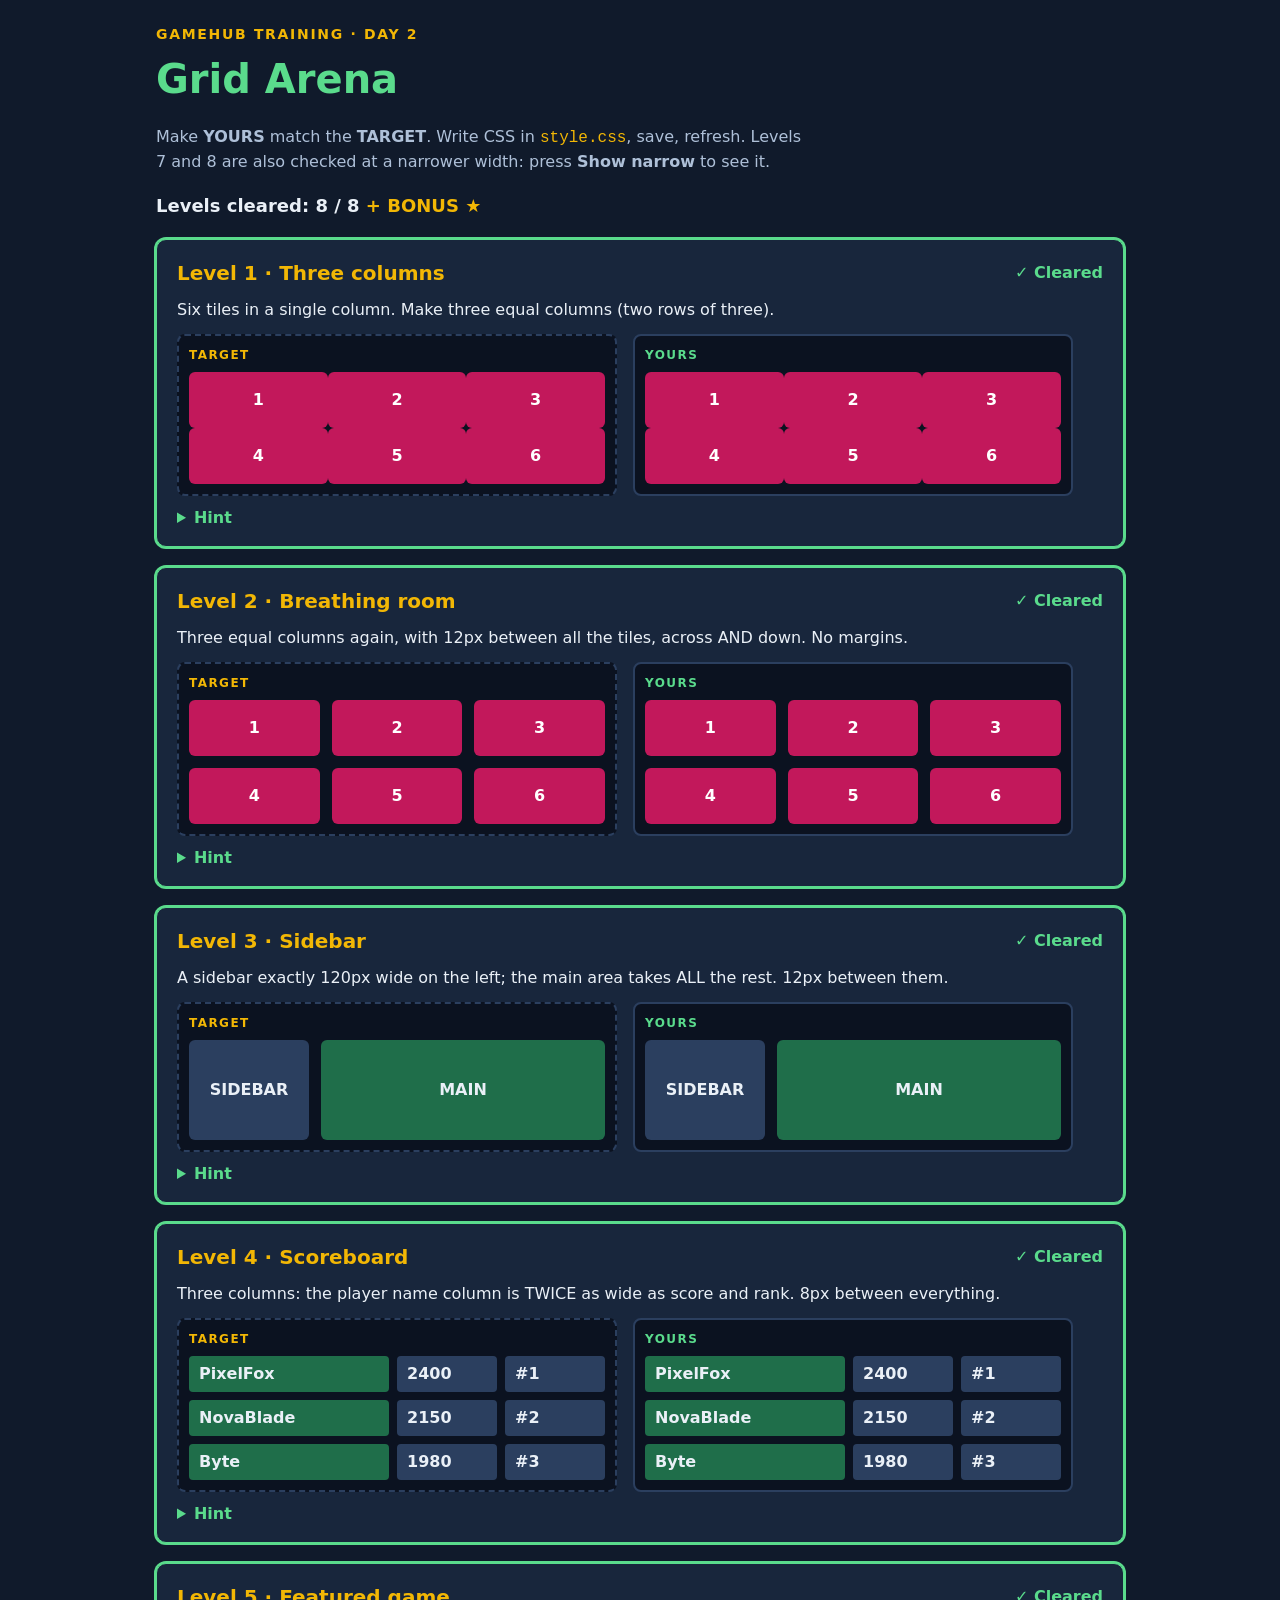
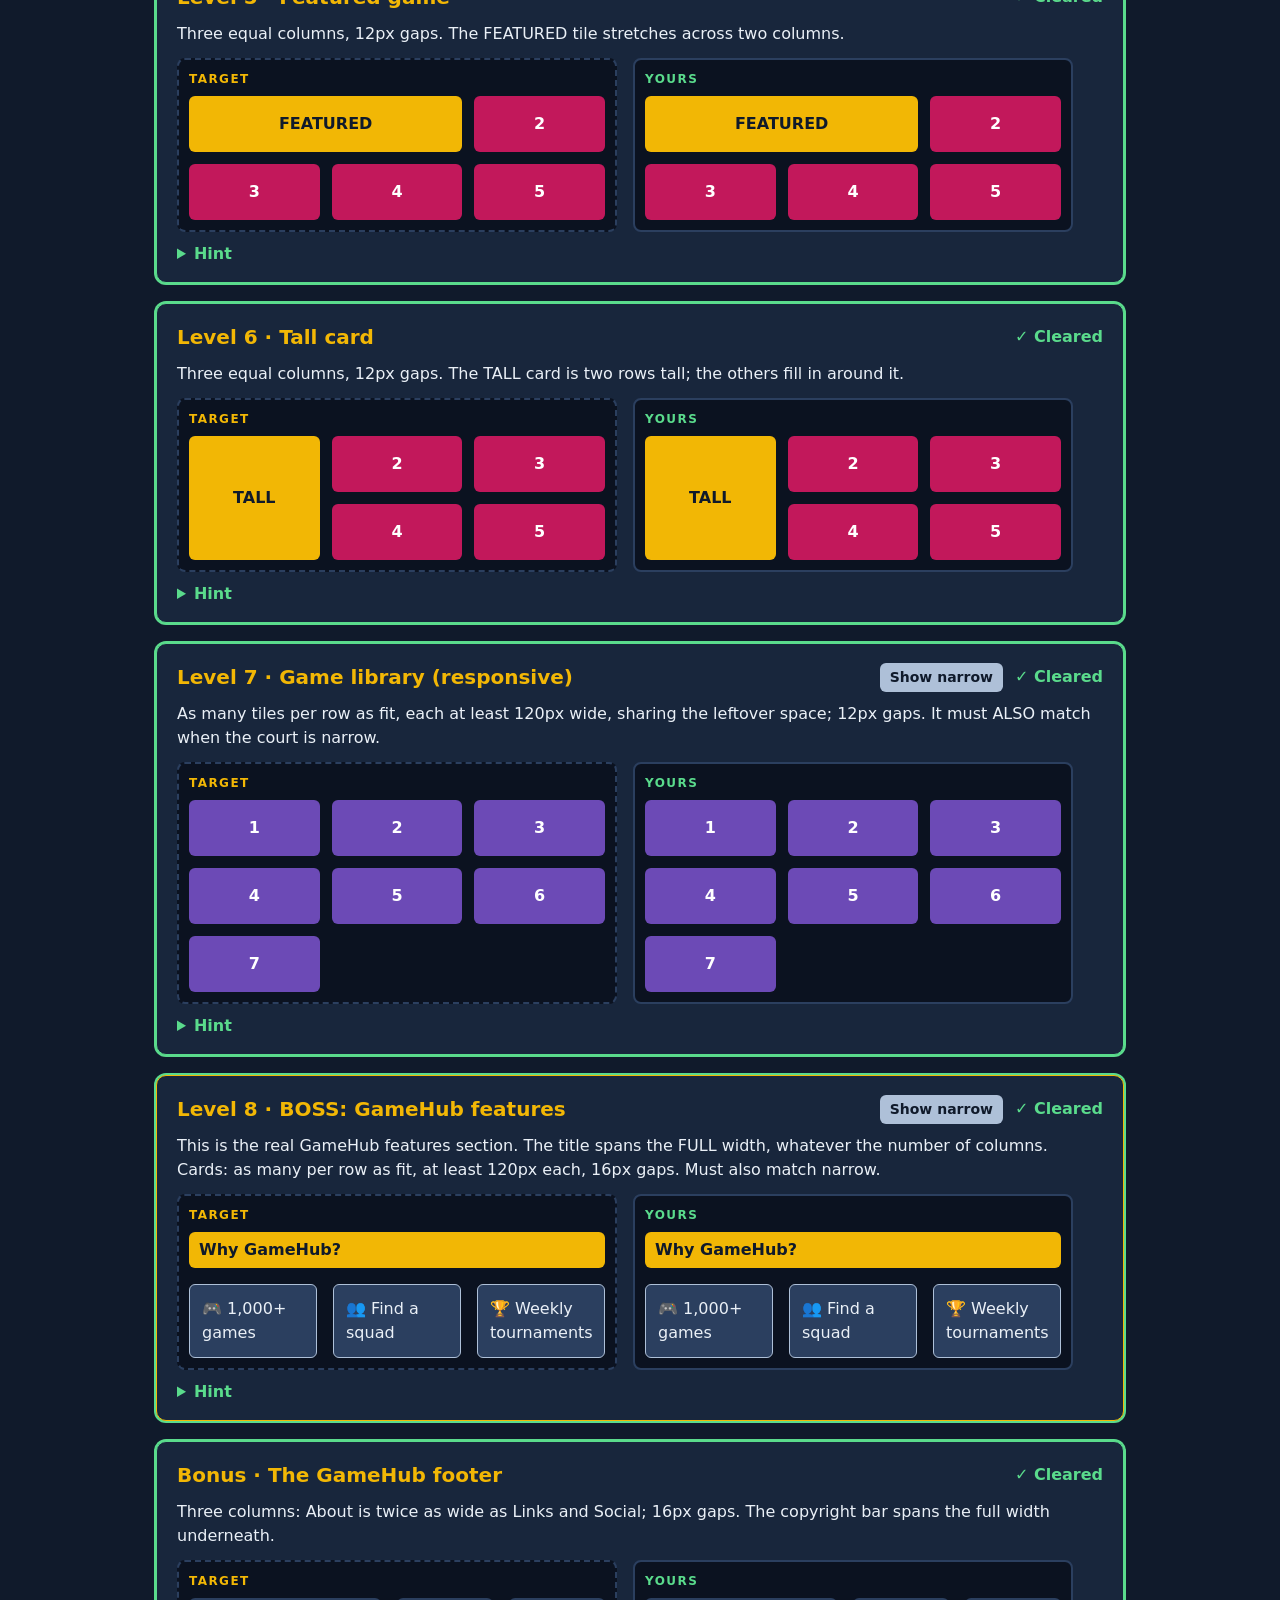
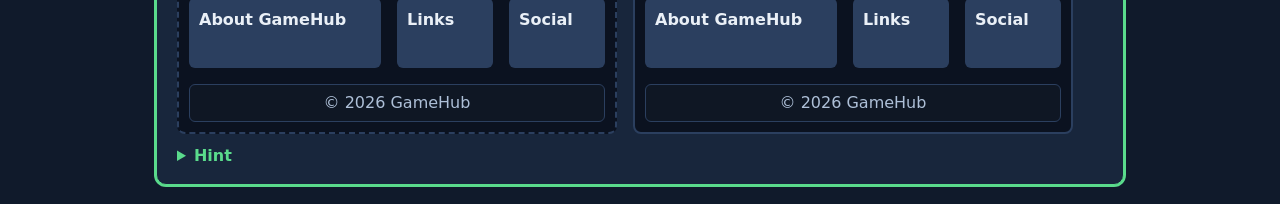
<file: Lesson9/arena.html>
<!DOCTYPE html>
<html lang="en">

<head>
    <meta charset="UTF-8">
    <meta name="viewport" content="width=device-width, initial-scale=1.0">
    <title>Grid Arena · GameHub Training</title>
    <!-- arena.css draws the arena and the TARGET courts. Don't edit it. -->
    <link rel="stylesheet" href="arena.css">
    <!-- style.css is YOUR file. All your work goes there. -->
    <link rel="stylesheet" href="style.css">
</head>

<body>
    <header class="arena-top">
        <p class="kicker">GameHub training · Day 2</p>
        <h1>Grid Arena</h1>
        <p class="lead">Make <b>YOURS</b> match the <b>TARGET</b>. Write CSS in <code>style.css</code>, save, refresh.
            Levels 7 and 8 are also checked at a narrower width: press <b>Show narrow</b> to see it.</p>
        <p class="score" aria-live="polite">Levels cleared: <span id="cleared">0</span> / 8 <span id="bonus"></span></p>
    </header>

    <main>
        <!-- LEVEL 1 -->
        <section class="level" aria-labelledby="h-l1">
            <div class="level-head">
                <h2 id="h-l1">Level 1 · Three columns</h2>
                <div class="head-right">
                    <p class="status">Not yet</p>
                </div>
            </div>
            <p class="goal">Six tiles in a single column. Make three equal columns (two rows of three).</p>
            <div class="courts">
                <div class="court target">
                    <div class="t1">
                        <div class="cell" data-k>1</div>
                        <div class="cell" data-k>2</div>
                        <div class="cell" data-k>3</div>
                        <div class="cell" data-k>4</div>
                        <div class="cell" data-k>5</div>
                        <div class="cell" data-k>6</div>
                    </div>
                </div>
                <div class="court yours">
                    <div class="l1">
                        <div class="cell" data-k>1</div>
                        <div class="cell" data-k>2</div>
                        <div class="cell" data-k>3</div>
                        <div class="cell" data-k>4</div>
                        <div class="cell" data-k>5</div>
                        <div class="cell" data-k>6</div>
                    </div>
                </div>
            </div>
            <details>
                <summary>Hint</summary>Two properties on <code>.l1</code>: turn grid on, then describe the columns.
                <code>1fr</code> means one share.
            </details>
        </section>
        <!-- LEVEL 2 -->
        <section class="level" aria-labelledby="h-l2">
            <div class="level-head">
                <h2 id="h-l2">Level 2 · Breathing room</h2>
                <div class="head-right">
                    <p class="status">Not yet</p>
                </div>
            </div>
            <p class="goal">Three equal columns again, with 12px between all the tiles, across AND down. No margins.</p>
            <div class="courts">
                <div class="court target">
                    <div class="t2">
                        <div class="cell" data-k>1</div>
                        <div class="cell" data-k>2</div>
                        <div class="cell" data-k>3</div>
                        <div class="cell" data-k>4</div>
                        <div class="cell" data-k>5</div>
                        <div class="cell" data-k>6</div>
                    </div>
                </div>
                <div class="court yours">
                    <div class="l2">
                        <div class="cell" data-k>1</div>
                        <div class="cell" data-k>2</div>
                        <div class="cell" data-k>3</div>
                        <div class="cell" data-k>4</div>
                        <div class="cell" data-k>5</div>
                        <div class="cell" data-k>6</div>
                    </div>
                </div>
            </div>
            <details>
                <summary>Hint</summary>The same <code>gap</code> you used in flexbox works in grid, in both directions.
                Try <code>repeat(3, 1fr)</code> to avoid typing 1fr three times.
            </details>
        </section>
        <!-- LEVEL 3 -->
        <section class="level" aria-labelledby="h-l3">
            <div class="level-head">
                <h2 id="h-l3">Level 3 · Sidebar</h2>
                <div class="head-right">
                    <p class="status">Not yet</p>
                </div>
            </div>
            <p class="goal">A sidebar exactly 120px wide on the left; the main area takes ALL the rest. 12px between
                them.</p>
            <div class="courts">
                <div class="court target">
                    <div class="t3">
                        <div class="side" data-k>SIDEBAR</div>
                        <div class="main" data-k>MAIN</div>
                    </div>
                </div>
                <div class="court yours">
                    <div class="l3">
                        <div class="side" data-k>SIDEBAR</div>
                        <div class="main" data-k>MAIN</div>
                    </div>
                </div>
            </div>
            <details>
                <summary>Hint</summary>You can mix units: a fixed <code>px</code> column and a <code>fr</code> column
                that takes what's left.
            </details>
        </section>
        <!-- LEVEL 4 -->
        <section class="level" aria-labelledby="h-l4">
            <div class="level-head">
                <h2 id="h-l4">Level 4 · Scoreboard</h2>
                <div class="head-right">
                    <p class="status">Not yet</p>
                </div>
            </div>
            <p class="goal">Three columns: the player name column is TWICE as wide as score and rank. 8px between
                everything.</p>
            <div class="courts">
                <div class="court target">
                    <div class="t4">
                        <div class="sc name" data-k>PixelFox</div>
                        <div class="sc" data-k>2400</div>
                        <div class="sc" data-k>#1</div>
                        <div class="sc name" data-k>NovaBlade</div>
                        <div class="sc" data-k>2150</div>
                        <div class="sc" data-k>#2</div>
                        <div class="sc name" data-k>Byte</div>
                        <div class="sc" data-k>1980</div>
                        <div class="sc" data-k>#3</div>
                    </div>
                </div>
                <div class="court yours">
                    <div class="l4">
                        <div class="sc name" data-k>PixelFox</div>
                        <div class="sc" data-k>2400</div>
                        <div class="sc" data-k>#1</div>
                        <div class="sc name" data-k>NovaBlade</div>
                        <div class="sc" data-k>2150</div>
                        <div class="sc" data-k>#2</div>
                        <div class="sc name" data-k>Byte</div>
                        <div class="sc" data-k>1980</div>
                        <div class="sc" data-k>#3</div>
                    </div>
                </div>
            </div>
            <details>
                <summary>Hint</summary>Shares don't have to be equal: <code>2fr</code> gets twice as much as
                <code>1fr</code>.
            </details>
        </section>
        <!-- LEVEL 5 -->
        <section class="level" aria-labelledby="h-l5">
            <div class="level-head">
                <h2 id="h-l5">Level 5 · Featured game</h2>
                <div class="head-right">
                    <p class="status">Not yet</p>
                </div>
            </div>
            <p class="goal">Three equal columns, 12px gaps. The FEATURED tile stretches across two columns.</p>
            <div class="courts">
                <div class="court target">
                    <div class="t5">
                        <div class="cell big" data-k>FEATURED</div>
                        <div class="cell" data-k>2</div>
                        <div class="cell" data-k>3</div>
                        <div class="cell" data-k>4</div>
                        <div class="cell" data-k>5</div>
                    </div>
                </div>
                <div class="court yours">
                    <div class="l5">
                        <div class="cell big" data-k>FEATURED</div>
                        <div class="cell" data-k>2</div>
                        <div class="cell" data-k>3</div>
                        <div class="cell" data-k>4</div>
                        <div class="cell" data-k>5</div>
                    </div>
                </div>
            </div>
            <details>
                <summary>Hint</summary>Set up the grid on <code>.l5</code>. Then tell <code>.l5 .big</code> how many
                columns to <b>span</b>.
            </details>
        </section>
        <!-- LEVEL 6 -->
        <section class="level" aria-labelledby="h-l6">
            <div class="level-head">
                <h2 id="h-l6">Level 6 · Tall card</h2>
                <div class="head-right">
                    <p class="status">Not yet</p>
                </div>
            </div>
            <p class="goal">Three equal columns, 12px gaps. The TALL card is two rows tall; the others fill in around
                it.</p>
            <div class="courts">
                <div class="court target">
                    <div class="t6">
                        <div class="cell tall" data-k>TALL</div>
                        <div class="cell" data-k>2</div>
                        <div class="cell" data-k>3</div>
                        <div class="cell" data-k>4</div>
                        <div class="cell" data-k>5</div>
                    </div>
                </div>
                <div class="court yours">
                    <div class="l6">
                        <div class="cell tall" data-k>TALL</div>
                        <div class="cell" data-k>2</div>
                        <div class="cell" data-k>3</div>
                        <div class="cell" data-k>4</div>
                        <div class="cell" data-k>5</div>
                    </div>
                </div>
            </div>
            <details>
                <summary>Hint</summary>Like Level 5, but rows instead of columns.
            </details>
        </section>
        <!-- LEVEL 7 -->
        <section class="level" data-widths="416 280" aria-labelledby="h-l7">
            <div class="level-head">
                <h2 id="h-l7">Level 7 · Game library (responsive)</h2>
                <div class="head-right"><button type="button" class="narrow-btn" aria-pressed="false">Show
                        narrow</button>
                    <p class="status">Not yet</p>
                </div>
            </div>
            <p class="goal">As many tiles per row as fit, each at least 120px wide, sharing the leftover space; 12px
                gaps. It must ALSO match when the court is narrow.</p>
            <div class="courts">
                <div class="court target">
                    <div class="t7">
                        <div class="game" data-k>1</div>
                        <div class="game" data-k>2</div>
                        <div class="game" data-k>3</div>
                        <div class="game" data-k>4</div>
                        <div class="game" data-k>5</div>
                        <div class="game" data-k>6</div>
                        <div class="game" data-k>7</div>
                    </div>
                </div>
                <div class="court yours">
                    <div class="l7">
                        <div class="game" data-k>1</div>
                        <div class="game" data-k>2</div>
                        <div class="game" data-k>3</div>
                        <div class="game" data-k>4</div>
                        <div class="game" data-k>5</div>
                        <div class="game" data-k>6</div>
                        <div class="game" data-k>7</div>
                    </div>
                </div>
            </div>
            <details>
                <summary>Hint</summary><code>repeat(3, 1fr)</code> looks right here but fails narrow. You need
                <code>repeat(auto-fit, minmax(&hellip;, &hellip;))</code>.
            </details>
        </section>
        <!-- LEVEL 8 -->
        <section class="level boss" data-widths="416 280" aria-labelledby="h-l8">
            <div class="level-head">
                <h2 id="h-l8">Level 8 · BOSS: GameHub features</h2>
                <div class="head-right"><button type="button" class="narrow-btn" aria-pressed="false">Show
                        narrow</button>
                    <p class="status">Not yet</p>
                </div>
            </div>
            <p class="goal">This is the real GameHub features section. The title spans the FULL width, whatever the
                number of columns. Cards: as many per row as fit, at least 120px each, 16px gaps. Must also match
                narrow.</p>
            <div class="courts">
                <div class="court target">
                    <div class="t8">
                        <div class="title" data-k>Why GameHub?</div>
                        <div class="card" data-k>🎮 1,000+ games</div>
                        <div class="card" data-k>👥 Find a squad</div>
                        <div class="card" data-k>🏆 Weekly tournaments</div>
                    </div>
                </div>
                <div class="court yours">
                    <div class="l8">
                        <div class="title" data-k>Why GameHub?</div>
                        <div class="card" data-k>🎮 1,000+ games</div>
                        <div class="card" data-k>👥 Find a squad</div>
                        <div class="card" data-k>🏆 Weekly tournaments</div>
                    </div>
                </div>
            </div>
            <details>
                <summary>Hint</summary>Level 7's columns, plus one rule on <code>.l8 .title</code>. <code>span 3</code>
                breaks when there are only 2 columns: span from the first line to the last line instead
                (<code>1 / -1</code>).
            </details>
        </section>
        <!-- BONUS -->
        <section class="level bonus" aria-labelledby="h-l9">
            <div class="level-head">
                <h2 id="h-l9">Bonus · The GameHub footer</h2>
                <div class="head-right">
                    <p class="status">Not yet</p>
                </div>
            </div>
            <p class="goal">Three columns: About is twice as wide as Links and Social; 16px gaps. The copyright bar
                spans the full width underneath.</p>
            <div class="courts">
                <div class="court target">
                    <div class="t9">
                        <div class="fcol" data-k>About GameHub</div>
                        <div class="fcol" data-k>Links</div>
                        <div class="fcol" data-k>Social</div>
                        <div class="bottom" data-k>© 2026 GameHub</div>
                    </div>
                </div>
                <div class="court yours">
                    <div class="l9">
                        <div class="fcol" data-k>About GameHub</div>
                        <div class="fcol" data-k>Links</div>
                        <div class="fcol" data-k>Social</div>
                        <div class="bottom" data-k>© 2026 GameHub</div>
                    </div>
                </div>
            </div>
            <details>
                <summary>Hint</summary>Level 4's column idea plus Level 8's full-width trick.
            </details>
        </section>
    </main>

    <script src="check.js"></script>
</body>

</html>
</file>
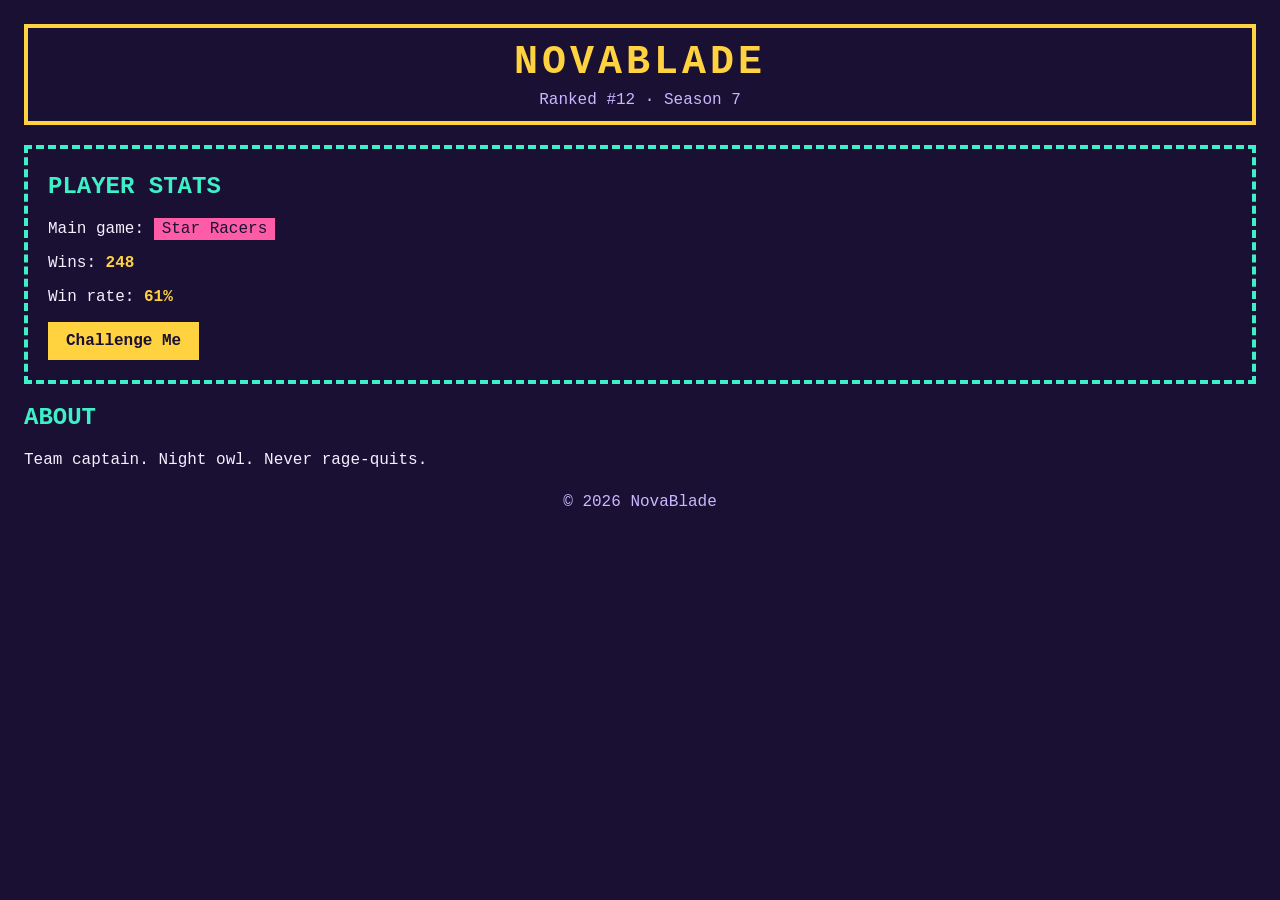
<file: Lesson1/player-profile/profile.html>
<!DOCTYPE html>
<html lang="en">
<head>
    <meta charset="UTF-8">
    <meta name="viewport" content="width=device-width, initial-scale=1.0">
    <title>Player Profile</title>

    <!-- This ONE line decides how the whole page looks.
         rel="stylesheet" = "this file is CSS"
         href="..."       = where the CSS file lives -->
    <link rel="stylesheet" href="themes/arcade.css">
</head>
<body>

    <header>
        <h1>NovaBlade</h1>
        <p class="tagline">Ranked #12 &middot; Season 7</p>
    </header>

    <main>
        <section class="player-card">
            <h2>Player Stats</h2>
            <p>Main game: <span class="tag">Star Racers</span></p>
            <p>Wins: <span class="stat">248</span></p>
            <p>Win rate: <span class="stat">61%</span></p>
            <a class="btn" href="#">Challenge Me</a>
        </section>

        <section>
            <h2>About</h2>
            <p>Team captain. Night owl. Never rage-quits.</p>
        </section>
    </main>

    <footer>
        <p>&copy; 2026 NovaBlade</p>
    </footer>

</body>
</html>
</file>
<file: Lesson0/style.css>
body {
    background-color: rgb(104, 59, 40);
    color: rgb(255, 255, 255)
}

.stats {
    background-color: rgb(201, 247, 36);
    color: rgb(0, 0, 0);
}
</file>
<file: Lesson1/css/style.css>
body {
    background-color: rgb(104, 59, 40);
    color: rgb(255, 255, 255)
}

.stats {
    background-color: rgb(201, 247, 36);
    color: rgb(0, 0, 0);
}
</file>
<file: Lesson2/style.css>
body {
    background-color: grey;
    color: white;
    font-family: 'Segoe UI', Tahoma, Geneva, Verdana, sans-serif;
}
h1, h2 {
    font-family:'Courier New', Courier, monospace;
}
.stat {
    background-color: aquamarine;
}
#player {
    background-color: purple;
}
.player-card p {
    color: #F2B705;
}
.btn {
    background-color: yellow;
}
.about p {
    font-style: italic;
}
.tag, .stat {
    font-weight: bold;
}
footer p {
    color: #AEC0D8;
}
</file>
<file: Lesson2/squad-page/style.css>
/* style.css · squad page (after Lesson 2B) */

body {
    background-color: #101A2B;
    color: #EAF0F7;
}

h1 {
    color: #5ADB8C;
    font-size: 40px;
}

.tag {
    background-color: #2B3F5F;
    color: #5ADB8C;
}

/* group: every <h2> AND every <h3> */
h2, h3 {
    color: #F2B705;
}

/* class selector: every class="player-card" */
.player-card {
    border: 1px solid #2B3F5F;
    padding: 4px 14px;
    margin: 10px 0;
}

/* id selector: the one id="captain" */
#captain {
    border: 2px solid #F2B705;
}

/* descendant (space): only <p> INSIDE a card */
.player-card p {
    color: #AEC0D8;
}

/* descendant (space): only links INSIDE the nav */
nav a {
    color: #5ADB8C;
}

/* child (>): a <p> DIRECTLY inside #matches */
#matches > p {
    font-style: italic;
}

/* adjacent sibling (+): an <li> right AFTER an <li> */
li + li {
    border-top: 1px solid #2B3F5F;
}

/* NEW in 2C: the button, before any states */
.join {
    background-color: #5ADB8C;
    color: #101A2B;
    border: none;
    padding: 10px 20px;
    font-size: 18px;
    border-radius: 8px;
}

nav a:hover {
    color: white;
    text-decoration: none;
}

.join:hover {
    background-color: #F2B705;
}

.join:active {
    transform: scale(.9);
}

.join:focus {
    outline: 3px solid white;
}
</file>
<file: Lesson2/Lesson 2b/squad-page/style.css>
/* style.css · squad page (picks up where Lesson 1 left off) */

body {
    background-color: hsl(218, 46%, 12%);
    color: white;
    font-family:'Segoe UI', Tahoma, Geneva, Verdana, sans-serif;
}

h1 {
    color: #5ADB8C;
    font-size: 40px;
}

.tag {
    background-color: #2B3F5F;
    color: #5ADB8C;
}
.player-card{
    border-color: gold;
    border-width: 5px;
}
</file>
<file: Lesson10/style.css>
/* ============================================================
   Layout Rescue - style.css
   PART A (given): colors, fonts, borders. Do not change it.
   PART B (yours): the layout. Only flexbox and grid.
   ============================================================ */

/* ---------- PART A: given styles ---------- */
* {
   box-sizing: border-box;
}

body {
   margin: 0;
   font-family: system-ui, Arial, sans-serif;
   color: #1f2933;
   background: #f5f7fa;
}

a {
   color: inherit;
   text-decoration: none;
}

section,
footer {
   padding: 48px 32px;
}

.nav {
   background: #1f2933;
   color: #fff;
   padding: 16px 32px;
}

.logo {
   font-weight: 700;
   font-size: 1.4rem;
}

.links {
   list-style: none;
   margin: 0;
   padding: 0;
}

.links a {
   padding: 8px 12px;
   border-radius: 6px;
}

.links a:hover {
   background: #3e4c59;
}

.hero {
   background: #0b6e4f;
   color: #fff;
   text-align: center;
   padding: 32px;
   min-height: 420px;
}

.hero h1 {
   font-size: 2.6rem;
   margin: 0 0 12px;
}

.btn {
   background: #fff;
   color: #0b6e4f;
   padding: 12px 28px;
   border-radius: 8px;
   font-weight: 700;
   margin-top: 16px;
}

.card {
   background: #fff;
   border: 1px solid #d9e2ec;
   border-radius: 12px;
   padding: 24px;
}

.card h2 {
   margin-top: 0;
   color: #0b6e4f;
}

.photo {
   background: #d9e2ec;
   border-radius: 10px;
   height: 140px;
   padding: 16px;
   font-weight: 700;
}

.tile {
   background: #102a43;
   color: #fff;
   border-radius: 12px;
   padding: 20px;
   min-height: 120px;
   font-weight: 700;
}

.tile.big {
   background: #0b6e4f;
   font-size: 1.6rem;
}

.footer {
   background: #1f2933;
   color: #fff;
}

.col h3 {
   margin: 0 0 4px;
}

.col p {
   margin: 0;
   color: #bcccdc;
}

/* ---------- PART B: your layout ---------- */
/* For each section: above your rule, write ONE comment line:
   flex or grid, and why.  Example:  flex - one row of items.
   Open targets.html to see the goal. The green checks at the
   bottom of your page tell you when a section is right. */

/* SECTION 1 - nav: logo on the left, links on the right,
   both centered up and down. The 4 links sit in a row. */
/* why: flex creates one row of items which is all that is needed for this section*/
.nav {
   display: flex;
   justify-content: space-between;
}

.links {
   display: flex;
}

/* SECTION 2 - hero: title, line and button stacked in a
   column, centered left-right AND up-down in the green box. */
/* why: flex for straight line using column flex-direction*/
.hero {
   display: flex;
   flex-direction: column;
   justify-content: center;
}

/* SECTION 3 - features: 3 cards in one row, equal widths,
   24px apart. */
/* why: grid for equal spacing and rows*/
.features {
   display: grid;
   grid-template-columns: 1fr 1fr 1fr;
   gap: 24px;
}

.card {
   flex: 1;
}

/* SECTION 4 - gallery: 3 columns, 2 rows, 16px gaps. */
/* why: grid for multiple columns/rows */
.gallery {
   display: grid;
   grid-template-columns: 1fr 1fr 1fr;
   gap: 16px;
}

/* SECTION 5 - bento: 4 columns. The big tile is 2 columns
   wide and 2 rows tall; the 4 small tiles fill the rest. 16px gaps.*/
/* why: grid for columns and span for larger tile*/
.bento {
   display: grid;
   grid-template-columns: 1fr 1fr 1fr 1fr;
   gap: 16px;
}

.big {
   grid-row: span 2;
   grid-column: span 2;
}

/* SECTION 6 - footer: 3 columns, the first at the left edge,
   the last at the right edge; they wrap when the window is narrow. */
/* why: just need it in a straight line and even gaps*/
.footer {
   display: flex;
   justify-content: space-between;
}

/* DONE EARLY (stretch):
   1. Gallery: let it pick 1, 2 or 3 columns by itself as the
      window changes: repeat(auto-fit, minmax(220px, 1fr)).
   2. Bento: make the big tile 3 columns wide. Where do the small
      tiles go? Write what you see in a comment, then put it back.
   3. Features: add flex-wrap: wrap and give .card a min-width of
      260px. Make the window narrow. What happens? Write it down. */
</file>
<file: Lesson4/style.css>
/* style.css · Patch Notes · Lesson 4 starter (Lesson 3 solution + STEP marks) */

body {
    background-color: #101A2B;
    color: #EAF0F7;
}

h1 {
    color: #5ADB8C;
}

h2,
h3 {
    color: #F2B705;
}

.eyebrow {
    color: #ED225D;
}

.tagline,
blockquote {
    color: #AEC0D8;
}

nav a {
    color: #5ADB8C;
}

nav a:hover,
nav a:focus {
    color: #F2B705;
}

blockquote {
    border-left: 4px solid #F2B705;
    padding-left: 16px;
}

li+li {
    border-top: 1px solid #2B3F5F;
}

/* Lesson 3 · fonts */
body {
    font-family: 'Inter', sans-serif;
}

h1,
h2,
h3 {
    font-family: 'Rajdhani', sans-serif;
    font-weight: 700;
}

/* Lesson 3 · sizes and room */
body {
    font-size: 1.125rem;
    line-height: 1.6;
}

h1 {
    font-size: 3rem;
    line-height: 1.1;
}

h2 {
    font-size: 2rem;
}

/* Lesson 3 · labels */
.eyebrow,
nav a {
    text-transform: uppercase;
    letter-spacing: 0.12em;
    font-size: 0.875rem;
    font-weight: 600;
}

/* STEP 1 ▸ paint the three sections */
section {
    background-color: #1a2a42;
    padding: 4px 24px 16px;
    margin-bottom: 16px;
}

/* STEP 2 ▸ the header: gradient, then image, then overlay */
header {
    background-image: linear-gradient(135deg, #359da4, #1d5826);
    padding: 32px 24px;
    border-radius: 5px;
    margin-top: 10px;
    margin-bottom: 10px;
}

footer {
    background-image: linear-gradient(135deg, #b77a2b, #cd1b5c);
    border-radius: 5px;
    padding: 0.1px 8px;
}

/* STEP 1 ▸ a border around each section */
section {
    border: 3px solid #06357a;
    border-radius: 5px;
}
/* STEP 2 ▸ the notice bar */

/* STEP 3 ▸ count padding and border inside the width */

/* STEP 4 ▸ room below the notice */
</file>
<file: Lesson5/style.css>
/* style.css · Patch Notes · Lesson 4 starter (Lesson 3 solution + STEP marks) */

body {
    background-color: #101A2B;
    color: #EAF0F7;
}

h1 {
    color: #5ADB8C;
}

h2,
h3 {
    color: #F2B705;
}

.eyebrow {
    color: #ED225D;
}

.tagline,
blockquote {
    color: #AEC0D8;
}

nav a {
    color: #5ADB8C;
}

nav a:hover,
nav a:focus {
    color: #F2B705;
}

blockquote {
    border-left: 4px solid #F2B705;
    padding-left: 16px;
}

li+li {
    border-top: 1px solid #2B3F5F;
}

/* Lesson 3 · fonts */
body {
    font-family: 'Inter', sans-serif;
}

h1,
h2,
h3 {
    font-family: 'Rajdhani', sans-serif;
    font-weight: 700;
}

/* Lesson 3 · sizes and room */
body {
    font-size: 1.125rem;
    line-height: 1.6;
}

h1 {
    font-size: 3rem;
    line-height: 1.1;
}

h2 {
    font-size: 2rem;
}

/* Lesson 3 · labels */
.eyebrow,
nav a {
    text-transform: uppercase;
    letter-spacing: 0.12em;
    font-size: 0.875rem;
    font-weight: 600;
}

/* STEP 1 ▸ paint the three sections */
section {
    background-color: #1a2a42;
    padding: 4px 24px 16px;
    margin-bottom: 16px;
}

/* STEP 2 ▸ the header: gradient, then image, then overlay */
header {
    background-image: linear-gradient(135deg, #359da4, #1d5826);
    padding: 32px 24px;
    border-radius: 5px;
    margin-top: 10px;
    margin-bottom: 10px;
}

footer {
    background-image: linear-gradient(135deg, #b77a2b, #cd1b5c);
    border-radius: 5px;
    padding: 0.1px 8px;
}

/* STEP 1 ▸ a border around each section */
section {
    border: 3px solid #06357a;
    border-radius: 5px;
}
/* STEP 2 ▸ the notice bar */
.notice {
    width: 100%;
    padding: 12px 20px;
    border: 2px dashed #52b705;
    border-radius: 10px;
    background-color: black;
}
/* STEP 3 ▸ count padding and border inside the width */

/* STEP 4 ▸ room below the notice */
</file>
<file: Lesson8/arena.css>
/* arena.css · Flexbox Arena · DON'T EDIT THIS FILE
   It draws the page and the TARGET courts (.t1 ... .t9). */

* { box-sizing: border-box; }

body {
    margin: 0;
    background-color: #101A2B;
    color: #EAF0F7;
    font-family: system-ui, "Segoe UI", Arial, sans-serif;
    line-height: 1.5;
}

.arena-top, main { max-width: 1000px; margin: 0 auto; padding: 0 16px; }
.arena-top { padding-top: 24px; }
.kicker { color: #F2B705; text-transform: uppercase; letter-spacing: 0.12em; font-size: 0.875rem; font-weight: 700; margin: 0; }
h1 { color: #5ADB8C; font-size: 2.5rem; margin: 4px 0; }
.lead { color: #AEC0D8; max-width: 640px; }
code { font-family: Consolas, "Cascadia Mono", monospace; color: #F2B705; }
.score { font-weight: 700; font-size: 1.125rem; }
#bonus { color: #F2B705; }

.level { background-color: #18263C; border: 1px solid #2B3F5F; border-radius: 10px; padding: 12px 20px 16px; margin: 20px 0; }
.level.cleared { border-color: #5ADB8C; box-shadow: 0 0 0 2px #5ADB8C; }
.level.boss { border-color: #F2B705; }
.level-head { display: flex; justify-content: space-between; align-items: center; gap: 12px; flex-wrap: wrap; }
.level h2 { margin: 6px 0; font-size: 1.25rem; color: #F2B705; }
.status { margin: 0; font-weight: 700; color: #AEC0D8; }
.level.cleared .status { color: #5ADB8C; }
.goal { margin: 4px 0 12px; }
details { margin-top: 10px; color: #AEC0D8; }
summary { cursor: pointer; color: #5ADB8C; font-weight: 600; }
summary:focus-visible { outline: 3px solid #F2B705; outline-offset: 2px; }

/* the two courts, side by side when there's room */
.courts { display: flex; flex-wrap: wrap; gap: 16px; }
.court { width: 440px; max-width: 100%; overflow-x: auto; background-color: #0B1220; border: 2px solid #2B3F5F; border-radius: 8px; padding: 10px; position: relative; }
.court > div { width: 416px; }
.court::before { display: block; font-size: 0.75rem; font-weight: 700; letter-spacing: 0.12em; margin-bottom: 8px; }
.court.target::before { content: "TARGET"; color: #F2B705; }
.court.yours::before { content: "YOURS"; color: #5ADB8C; }
.court.target { border-style: dashed; }

/* the pieces (same in both courts) */
.tile, .game { width: 64px; height: 64px; display: grid; place-items: center; background-color: #C2185B; color: #fff; font-weight: 700; border-radius: 6px; }
.game { width: 120px; height: 56px; background-color: #6C4AB6; }
.logo { height: 48px; padding: 0 14px; display: grid; place-items: center; background-color: #5ADB8C; color: #101A2B; font-weight: 800; border-radius: 6px; }
.menu { height: 28px; width: 90px; display: grid; place-items: center; background-color: #2B3F5F; font-size: 0.75rem; font-weight: 700; border-radius: 4px; }
.play { padding: 10px 22px; background-color: #F2B705; color: #101A2B; font-weight: 800; border-radius: 999px; }
.item { height: 34px; padding: 0 12px; display: grid; align-items: center; background-color: #2B3F5F; border-radius: 4px; }
.card { padding: 12px; background-color: #2B3F5F; border: 1px solid #AEC0D8; border-radius: 6px; }
.links a { color: #5ADB8C; font-weight: 600; }
.pic { height: 90px; display: grid; place-items: center; background-color: #6C4AB6; font-weight: 700; border-radius: 6px; }
.text { padding: 8px; }

/* courts with a fixed height */
.t3, .l3 { min-height: 64px; background-color: #18263C; padding: 8px; }
.t4, .l4 { height: 160px; background-color: #18263C; }
.t8, .l8 { min-height: 64px; background-color: #18263C; padding: 8px 12px; }

/* ===== TARGETS (no peeking: the fun is in working it out) ===== */
.t1 { display: flex; }
.t2 { display: flex; gap: 16px; }
.t3 { display: flex; justify-content: space-between; align-items: center; }
.t4 { display: flex; justify-content: center; align-items: center; }
.t5 { display: flex; flex-direction: column; gap: 8px; }
.t6 { display: flex; gap: 12px; }
.t6 .card { flex: 1; }
.t7 { display: flex; flex-wrap: wrap; gap: 12px; }
.t8 { display: flex; justify-content: space-between; align-items: center; }
.t8 .links { display: flex; gap: 16px; }
.t9 { display: flex; flex-direction: row-reverse; gap: 16px; }
.t9 .pic, .t9 .text { flex: 1; }
</file>
<file: Lesson8/style.css>
/* style.css · Flexbox Arena · YOUR FILE
   Write your CSS inside each rule. Save, then refresh the page.
   A level turns green when YOURS matches the TARGET exactly. */

/* LEVEL 1 · Line up ▸ the tiles in a row */
.l1 {
   display: flex;
}

/* LEVEL 2 · Breathing room ▸ a row with 16px between the tiles */
.l2 {
   display: flex;
   gap: 16px;
}

/* LEVEL 3 · Navbar ▸ logo left, menu right, both centered top to bottom */
.l3 {
   display: flex;
   justify-content: space-between;
   align-items: center;
}

/* LEVEL 4 · Press start ▸ PLAY in the dead center */
.l4 {
   display: flex;
   justify-content: center;
   align-items: center;
}

/* LEVEL 5 · Side menu ▸ a column with 8px between buttons */
.l5 {
   display: flex;
   flex-direction: column;
   gap: 8px;
}

/* LEVEL 6 · Fair fight ▸ three equal-width cards, 12px apart (TWO rules) */
.l6 {
   display: flex;
   gap: 12px;
}

.l6 .card {
   width: 24rem;
}

/* LEVEL 7 · Game library ▸ rows of tiles, 12px apart, wrapping to a new line */
.l7 {
   display: flex;
   flex-wrap: wrap;
   gap: 12px;
}

/* LEVEL 8 · BOSS ▸ the GameHub header (TWO rules: the header and the nav) */
.l8 {
   display: flex;
   justify-content: space-between;
}

.l8 .links {
   display: flex;
   align-items: center;
   gap: 16px;
}

/* BONUS · Flip it ▸ picture on the right, equal halves, 16px apart (TWO rules) */
.l9 {
   display: flex;
   flex-direction: row-reverse;
   justify-content: space-between;
   gap: 16px;
}

.l9 .pic,
.l9 .text {
   width: 24rem;
}
</file>
<file: Lesson9/arena.css>
/* arena.css · Grid Arena · DON'T EDIT THIS FILE
   It draws the page and the TARGET courts (.t1 ... .t9). */

* { box-sizing: border-box; }

body {
    margin: 0;
    background-color: #101A2B;
    color: #EAF0F7;
    font-family: system-ui, "Segoe UI", Arial, sans-serif;
    line-height: 1.5;
}

.arena-top, main { max-width: 1000px; margin: 0 auto; padding: 0 16px; }
.arena-top { padding-top: 24px; }
.kicker { color: #F2B705; text-transform: uppercase; letter-spacing: 0.12em; font-size: 0.875rem; font-weight: 700; margin: 0; }
h1 { color: #5ADB8C; font-size: 2.5rem; margin: 4px 0; }
.lead { color: #AEC0D8; max-width: 660px; }
code { font-family: Consolas, "Cascadia Mono", monospace; color: #F2B705; }
.score { font-weight: 700; font-size: 1.125rem; }
#bonus { color: #F2B705; }

.level { background-color: #18263C; border: 1px solid #2B3F5F; border-radius: 10px; padding: 12px 20px 16px; margin: 20px 0; }
.level.cleared { border-color: #5ADB8C; box-shadow: 0 0 0 2px #5ADB8C; }
.level.boss { border-color: #F2B705; }
.level-head { display: flex; justify-content: space-between; align-items: center; gap: 12px; flex-wrap: wrap; }
.head-right { display: flex; align-items: center; gap: 12px; }
.level h2 { margin: 6px 0; font-size: 1.25rem; color: #F2B705; }
.status { margin: 0; font-weight: 700; color: #AEC0D8; }
.level.cleared .status { color: #5ADB8C; }
.goal { margin: 4px 0 12px; }
details { margin-top: 10px; color: #AEC0D8; }
summary { cursor: pointer; color: #5ADB8C; font-weight: 600; }
summary:focus-visible, .narrow-btn:focus-visible { outline: 3px solid #F2B705; outline-offset: 2px; }
.narrow-btn { font: inherit; font-size: 0.875rem; font-weight: 600; color: #101A2B; background-color: #AEC0D8; border: 0; border-radius: 6px; padding: 4px 10px; cursor: pointer; }
.narrow-btn[aria-pressed="true"] { background-color: #F2B705; }

/* the two courts, side by side when there's room */
.courts { display: flex; flex-wrap: wrap; gap: 16px; align-items: flex-start; }
.court { width: 440px; max-width: 100%; overflow-x: auto; background-color: #0B1220; border: 2px solid #2B3F5F; border-radius: 8px; padding: 10px; }
.court > div { width: 416px; }
.narrow .court > div { width: 280px; }
.court::before { display: block; font-size: 0.75rem; font-weight: 700; letter-spacing: 0.12em; margin-bottom: 8px; }
.court.target::before { content: "TARGET"; color: #F2B705; }
.court.yours::before { content: "YOURS"; color: #5ADB8C; }
.court.target { border-style: dashed; }

/* the pieces (same in both courts) */
.cell { min-height: 56px; display: grid; place-items: center; background-color: #C2185B; color: #fff; font-weight: 700; border-radius: 6px; }
.cell.big, .cell.tall { background-color: #F2B705; color: #101A2B; }
.game { height: 56px; display: grid; place-items: center; background-color: #6C4AB6; color: #fff; font-weight: 700; border-radius: 6px; }
.side, .main { height: 100px; display: grid; place-items: center; font-weight: 700; border-radius: 6px; }
.side { background-color: #2B3F5F; }
.main { background-color: #1F6E4A; }
.sc { padding: 6px 10px; background-color: #2B3F5F; border-radius: 4px; font-weight: 600; }
.sc.name { background-color: #1F6E4A; }
.title { padding: 6px 10px; background-color: #F2B705; color: #101A2B; font-weight: 800; border-radius: 6px; }
.card { padding: 12px; background-color: #2B3F5F; border: 1px solid #AEC0D8; border-radius: 6px; }
.fcol { min-height: 70px; padding: 10px; background-color: #2B3F5F; border-radius: 6px; font-weight: 600; }
.bottom { padding: 6px 10px; background-color: #0F1724; border: 1px solid #2B3F5F; border-radius: 6px; color: #AEC0D8; text-align: center; }

/* ===== TARGETS (no peeking: the fun is in working it out) ===== */
.t1 { display: grid; grid-template-columns: 1fr 1fr 1fr; }
.t2 { display: grid; grid-template-columns: repeat(3, 1fr); gap: 12px; }
.t3 { display: grid; grid-template-columns: 120px 1fr; gap: 12px; }
.t4 { display: grid; grid-template-columns: 2fr 1fr 1fr; gap: 8px; }
.t5 { display: grid; grid-template-columns: repeat(3, 1fr); gap: 12px; }
.t5 .big { grid-column: span 2; }
.t6 { display: grid; grid-template-columns: repeat(3, 1fr); gap: 12px; }
.t6 .tall { grid-row: span 2; }
.t7 { display: grid; grid-template-columns: repeat(auto-fit, minmax(120px, 1fr)); gap: 12px; }
.t8 { display: grid; grid-template-columns: repeat(auto-fit, minmax(120px, 1fr)); gap: 16px; }
.t8 .title { grid-column: 1 / -1; }
.t9 { display: grid; grid-template-columns: 2fr 1fr 1fr; gap: 16px; }
.t9 .bottom { grid-column: 1 / -1; }
</file>
<file: Lesson9/style.css>
/* style.css · Grid Arena · YOUR FILE
   Write your CSS inside each rule. Save, then refresh the page.
   A level turns green when YOURS matches the TARGET exactly. */

/* LEVEL 1 · Three columns ▸ two rows of three equal columns */
.l1 {
   display: grid;
   grid-template-columns: 1fr 1fr 1fr;
}

/* LEVEL 2 · Breathing room ▸ three equal columns, 12px gaps */
.l2 {
   display: grid;
   grid-template-columns: repeat(3, 1fr);
   gap: 12px;
}

/* LEVEL 3 · Sidebar ▸ 120px sidebar, main takes the rest, 12px gap */
.l3 {
   display: grid;
   grid-template-columns: 120px 1fr;
   gap: 12px
}

/* LEVEL 4 · Scoreboard ▸ name column twice as wide as the others, 8px gaps */
.l4 {
   display: grid;
   grid-template-columns: 2fr 1fr 1fr;
   gap: 8px;
}

/* LEVEL 5 · Featured game ▸ three columns, 12px gaps, FEATURED spans two columns (TWO rules) */
.l5 {
   display: grid;
   grid-template-columns: 1fr 1fr 1fr;
   gap: 12px;
}

.l5 .big {
   grid-column: span 2;
}

/* LEVEL 6 · Tall card ▸ three columns, 12px gaps, TALL spans two rows (TWO rules) */
.l6 {
   display: grid;
   grid-template-columns: 1fr 1fr 1fr;
   gap: 12px;
}

.l6 .tall {
   grid-row: span 2;
}

/* LEVEL 7 · Game library ▸ as many 120px+ tiles per row as fit, 12px gaps (checked wide AND narrow) */
.l7 {
   display: grid;
   grid-template-columns: repeat(auto-fit, minmax(120px, 1fr));
   gap: 12px
}

/* LEVEL 8 · BOSS ▸ GameHub features: responsive cards, 16px gaps, full-width title (TWO rules) */
.l8 {
   display: grid;
   grid-template-columns: repeat(auto-fit, minmax(120px, 1fr));
   gap: 16px;
}

.l8 .title {
   grid-column: 1/-1;
}

/* BONUS · The GameHub footer ▸ 2fr 1fr 1fr, 16px gaps, full-width bottom bar (TWO rules) */
.l9 {
   display: grid;
   grid-template-columns: 2fr 1fr 1fr;
   gap: 16px;
}

.l9 .bottom {
   grid-column: 1/-1;
}
</file>
<file: Lesson1/player-profile/themes/arcade.css>
/* =========================================================
   ARCADE THEME  ·  ready-made skin for Lesson 1
   You don't need to understand every line yet.
   By the end of Unit 2, you will.
   ========================================================= */

body {
    background-color: #1a1033;          /* deep purple cabinet */
    color: #f5f0ff;                     /* near-white text */
    font-family: "Courier New", Courier, monospace;
    margin: 0;
    padding: 24px;
}

header {
    border: 4px solid #ffd23f;          /* gold marquee frame */
    padding: 12px 20px;
    text-align: center;
}

h1 {
    color: #ffd23f;
    font-size: 40px;
    letter-spacing: 4px;
    text-transform: uppercase;
    margin: 0;
}

h2 {
    color: #3ef0c8;                     /* mint */
    text-transform: uppercase;
}

.tagline {
    color: #c9b8ff;
    margin: 6px 0 0;
}

.player-card {
    border: 4px dashed #3ef0c8;
    padding: 4px 20px 20px;
    margin-top: 20px;
}

.tag {
    background-color: #ff5ca8;          /* hot pink pill */
    color: #1a1033;
    padding: 2px 8px;
}

.stat {
    color: #ffd23f;
    font-weight: bold;
}

.btn {
    display: inline-block;
    background-color: #ffd23f;
    color: #1a1033;
    padding: 10px 18px;
    text-decoration: none;
    font-weight: bold;
}

footer {
    color: #c9b8ff;
    text-align: center;
    margin-top: 24px;
}
</file>
